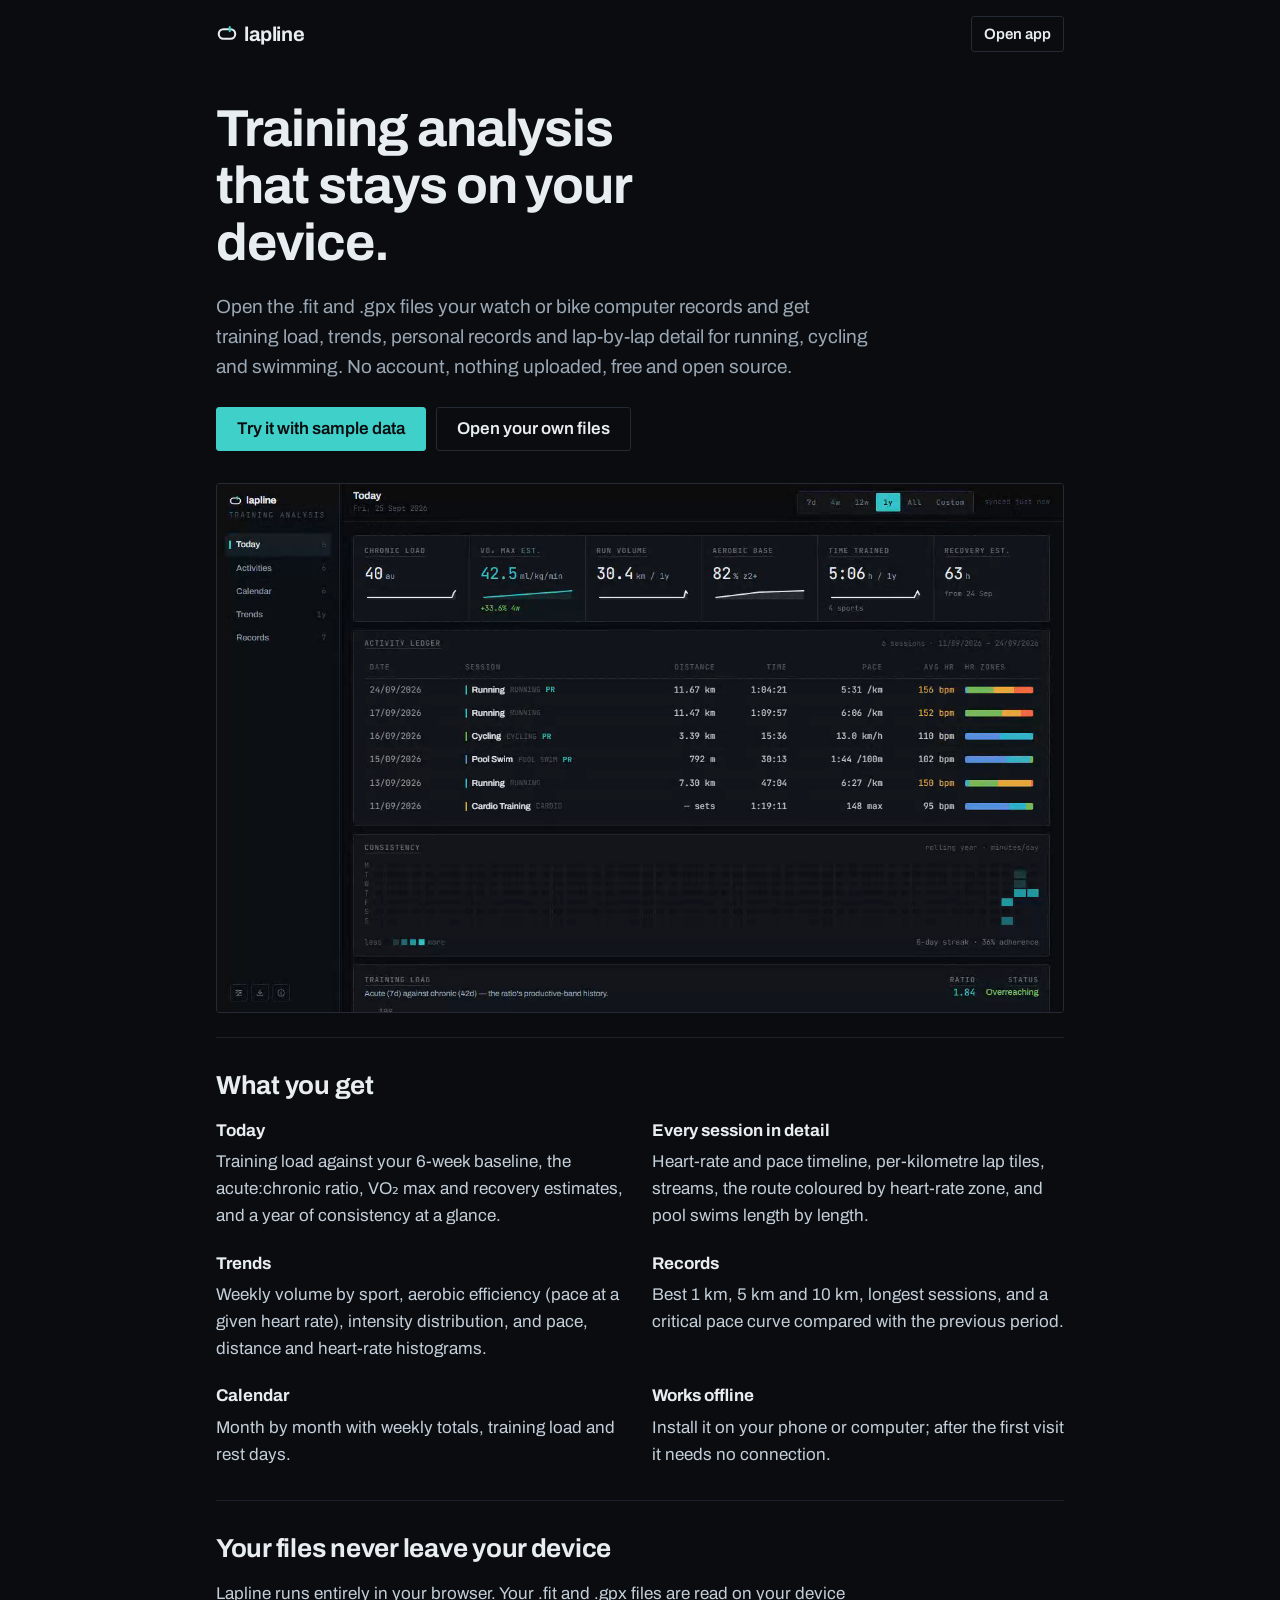
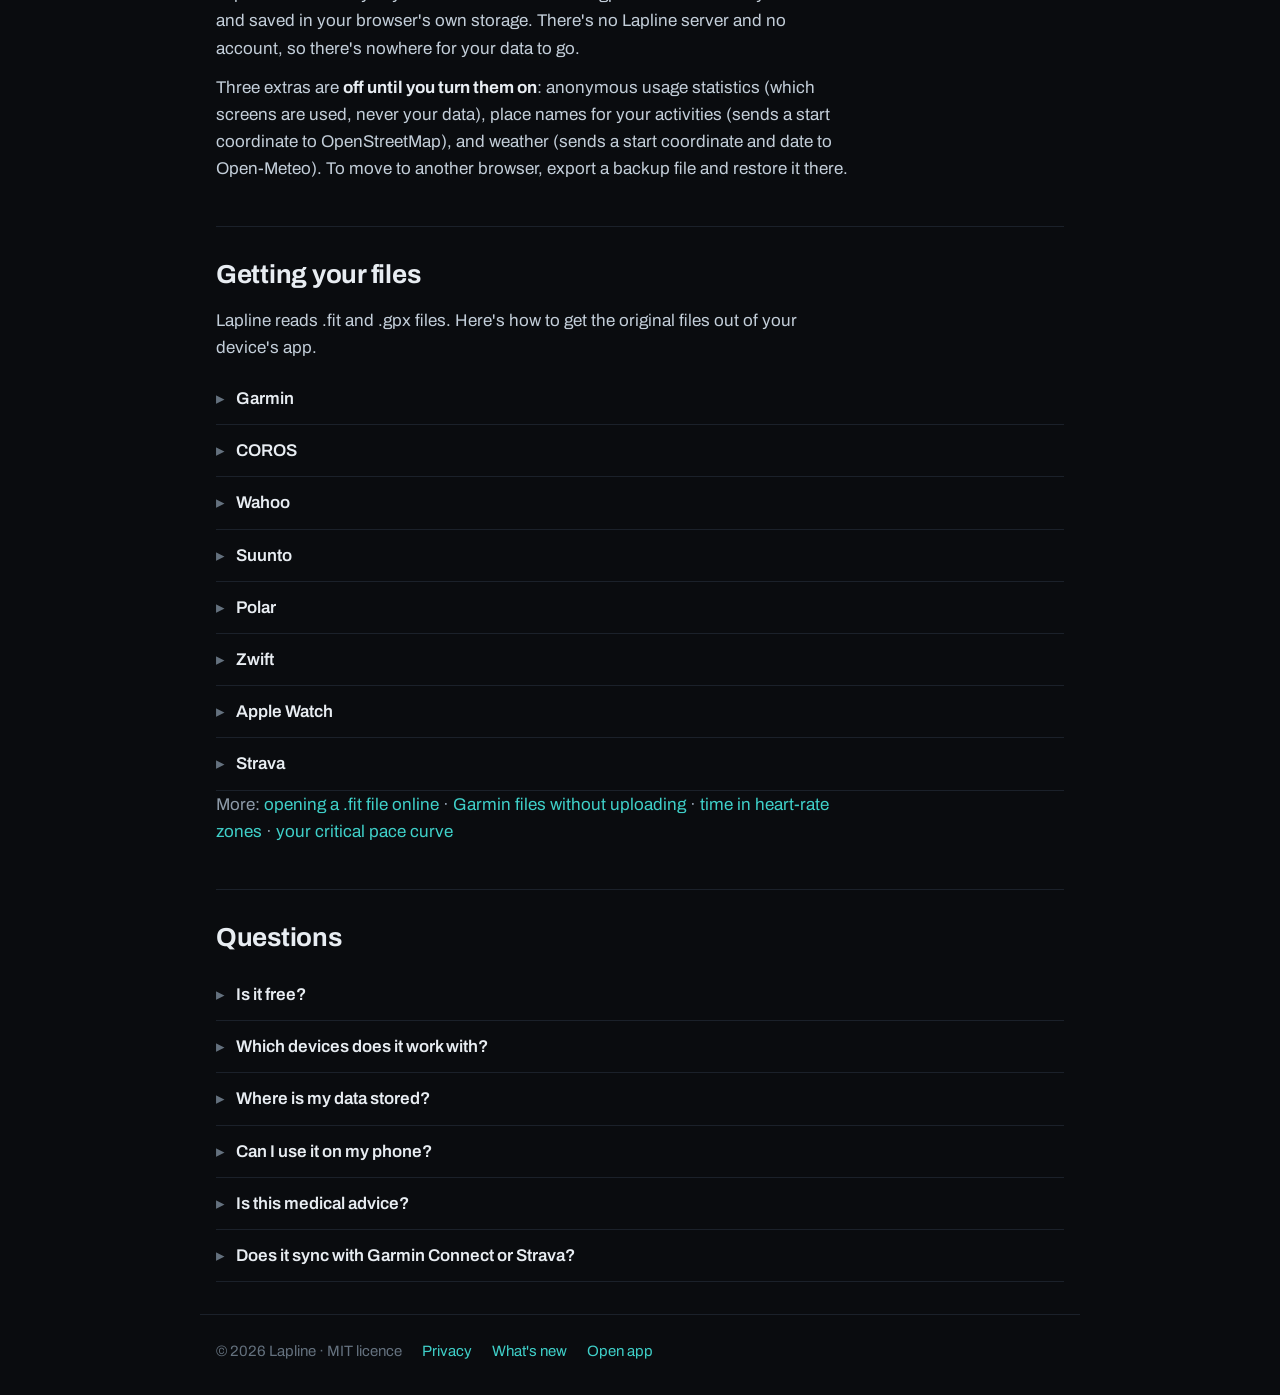
<file: index.html>
<!DOCTYPE html>
<html lang="en">
  <head>
    <meta charset="UTF-8" />
    <meta name="viewport" content="width=device-width, initial-scale=1.0, viewport-fit=cover" />
    <title>Lapline: training analysis that stays on your device</title>
    <meta name="theme-color" content="#0a0c0f" />
    <meta name="description" content="Open the .fit and .gpx files from your Garmin, COROS, Wahoo, Suunto, Polar or Apple Watch and get training load, trends, records and lap-by-lap detail. Free, open source, no account, and your files never leave your device." />
    <link rel="icon" type="image/svg+xml" href="/icons/favicon.svg" />
    <link rel="icon" type="image/png" sizes="32x32" href="/icons/favicon-32.png" />
    <link rel="apple-touch-icon" href="/icons/apple-touch-icon.png" />
    <link rel="manifest" href="/manifest.webmanifest" />
    <meta property="og:title" content="Lapline: training analysis that stays on your device" />
    <meta property="og:description" content="Training load, trends, records and lap detail from your .fit and .gpx files. Free, open source, nothing uploaded." />
    <meta property="og:image" content="/landing/screenshot.png" />
    <script>
      // People who use the app go straight to it: the installed app (older
      // installs start here), old #/ links, and anyone with Lapline data in
      // this browser. ?home shows this page anyway.
      (function () {
        if (new URLSearchParams(location.search).has('home')) return;
        var go = function () { location.replace('/app/' + location.hash); };
        if (/^#\//.test(location.hash) || matchMedia('(display-mode: standalone)').matches || navigator.standalone) return go();
        if (!window.indexedDB || !indexedDB.databases) return;
        var root = document.documentElement;
        root.style.visibility = 'hidden';
        var show = function () { root.style.visibility = ''; };
        setTimeout(show, 800);
        indexedDB.databases().then(function (dbs) {
          if (dbs.some(function (d) { return d.name === 'HealthTracker'; })) go();
          else show();
        }, show);
      })();
    </script>
    <script type="module" crossorigin src="/assets/import-guides-5HExj61p.js"></script>
    <script type="module" crossorigin src="/assets/main-B8eptAsD.js"></script>
    <link rel="stylesheet" crossorigin href="/assets/main-ahmoyQV7.css">
  </head>
  <body>
    <header class="l-top">
      <a class="l-brand" href="/?home" aria-label="Lapline home">
        <svg width="22" height="22" viewBox="0 0 64 64" aria-hidden="true">
          <rect x="8" y="18" width="48" height="28" rx="14" fill="none" stroke="currentColor" stroke-width="6" />
          <line x1="40" y1="12" x2="40" y2="24" stroke="var(--accent)" stroke-width="6" stroke-linecap="round" />
        </svg>
        lapline
      </a>
      <a class="l-btn l-btn-quiet" href="/app/">Open app</a>
    </header>

    <main>
      <section class="l-hero">
        <h1>Training analysis that stays on your device.</h1>
        <p class="l-lede">
          Open the .fit and .gpx files your watch or bike computer records and get training load, trends,
          personal records and lap-by-lap detail for running, cycling and swimming. No account, nothing
          uploaded, free and open source.
        </p>
        <div class="l-actions">
          <a class="l-btn l-btn-primary" href="/app/?sample=1">Try it with sample data</a>
          <a class="l-btn" href="/app/">Open your own files</a>
        </div>
        <figure class="l-shot">
          <!-- The tour video is attached by src/landing/main.ts after the page
               has loaded, and only where WebM plays; otherwise this still stays. -->
          <img class="l-video" src="/landing/screenshot.png" alt="Lapline showing a run: headline numbers, a heart-rate and pace timeline, and lap tiles" />
        </figure>
      </section>

      <section class="l-section" aria-labelledby="what">
        <h2 id="what">What you get</h2>
        <ul class="l-features">
          <li><strong>Today</strong> Training load against your 6-week baseline, the acute:chronic ratio, VO₂ max and recovery estimates, and a year of consistency at a glance.</li>
          <li><strong>Every session in detail</strong> Heart-rate and pace timeline, per-kilometre lap tiles, streams, the route coloured by heart-rate zone, and pool swims length by length.</li>
          <li><strong>Trends</strong> Weekly volume by sport, aerobic efficiency (pace at a given heart rate), intensity distribution, and pace, distance and heart-rate histograms.</li>
          <li><strong>Records</strong> Best 1 km, 5 km and 10 km, longest sessions, and a critical pace curve compared with the previous period.</li>
          <li><strong>Calendar</strong> Month by month with weekly totals, training load and rest days.</li>
          <li><strong>Works offline</strong> Install it on your phone or computer; after the first visit it needs no connection.</li>
        </ul>
      </section>

      <section class="l-section" aria-labelledby="privacy">
        <h2 id="privacy">Your files never leave your device</h2>
        <p>
          Lapline runs entirely in your browser. Your .fit and .gpx files are read on your device and saved in your
          browser's own storage. There's no Lapline server and no account, so there's nowhere for your data to go.
        </p>
        <p>
          Three extras are <strong>off until you turn them on</strong>: anonymous usage statistics (which screens are used,
          never your data), place names for your activities (sends a start coordinate to OpenStreetMap), and weather (sends
          a start coordinate and date to Open-Meteo). To move to another browser, export a backup file and restore it there.
        </p>
      </section>

      <section class="l-section" aria-labelledby="guides">
        <h2 id="guides">Getting your files</h2>
        <p>Lapline reads .fit and .gpx files. Here's how to get the original files out of your device's app.</p>
        <div id="import-guides" class="l-guides"></div>
        <p class="l-more">
          More: <a href="/guides/open-fit-file/">opening a .fit file online</a> ·
          <a href="/guides/garmin-fit-file-without-uploading/">Garmin files without uploading</a> ·
          <a href="/guides/heart-rate-zones-from-fit-file/">time in heart-rate zones</a> ·
          <a href="/guides/critical-pace/">your critical pace curve</a>
        </p>
        <noscript><p>Open the app's Import dialog for step-by-step guides for each device.</p></noscript>
      </section>

      <section class="l-section" aria-labelledby="faq">
        <h2 id="faq">Questions</h2>
        <details class="l-faq">
          <summary>Is it free?</summary>
          <p>Yes. Lapline is free and open source under the MIT licence. There's no paid tier and nothing to sign up for.</p>
        </details>
        <details class="l-faq">
          <summary>Which devices does it work with?</summary>
          <p>Anything that records .fit or .gpx files: Garmin, COROS, Wahoo, Suunto, Polar, Zwift, bike computers, and Apple Watch through an export app such as HealthFit. .tcx files aren't supported yet.</p>
        </details>
        <details class="l-faq">
          <summary>Where is my data stored?</summary>
          <p>In your browser, on your device. Each browser keeps its own copy, so a different browser or computer starts empty: use Settings → Backup to export everything as one file and restore it there. Clearing your browser's data for this site deletes it.</p>
        </details>
        <details class="l-faq">
          <summary>Can I use it on my phone?</summary>
          <p>Yes. Open Lapline in your phone's browser and add it to your Home Screen. On iPhone and iPad this also matters for your data: Safari deletes a website's saved data after 7 days without a visit unless it's installed.</p>
        </details>
        <details class="l-faq">
          <summary>Is this medical advice?</summary>
          <p>No. VO₂ max, training effect, recovery time and training load are estimates for training guidance. They can be wrong and can't diagnose anything. If you have a health condition, talk to a doctor before changing your training.</p>
        </details>
        <details class="l-faq">
          <summary>Does it sync with Garmin Connect or Strava?</summary>
          <p>No, on purpose: syncing needs a server and an account. You bring the files. In Chrome or Edge on a computer you can also connect a Garmin watch's USB folder once and re-sync it with one click.</p>
        </details>
      </section>
    </main>

    <footer class="l-foot">
      <span>© 2026 Lapline · MIT licence</span>
      <a href="/?home#privacy">Privacy</a>
      <a href="/changelog/">What's new</a>
      <a href="/app/">Open app</a>
    </footer>

  </body>
</html>
</file>
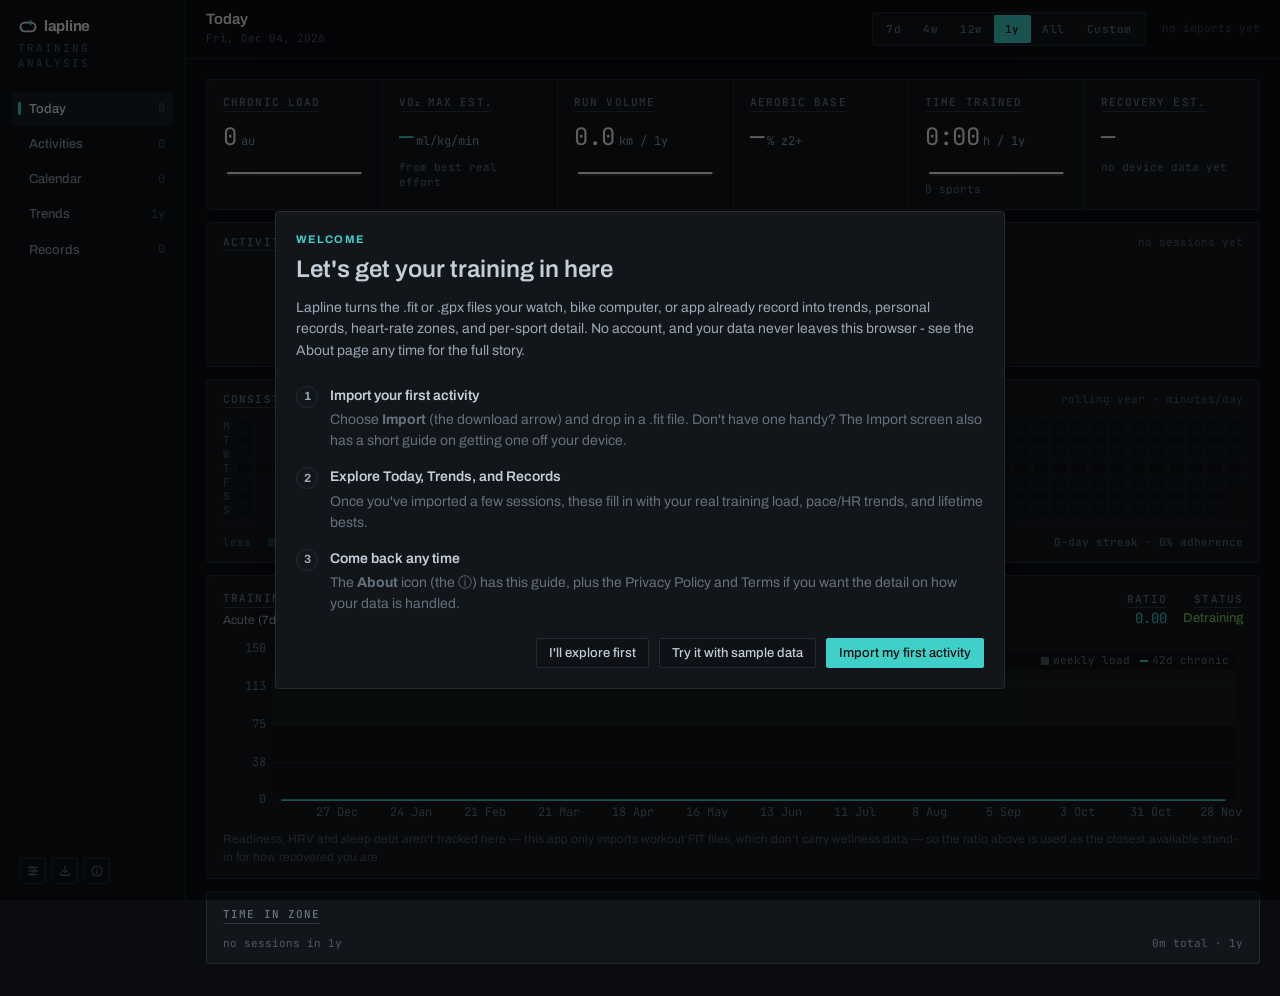
<file: app/index.html>
<!DOCTYPE html>
<html lang="en">
  <head>
    <meta charset="UTF-8" />
    <meta name="viewport" content="width=device-width, initial-scale=1.0, viewport-fit=cover" />
    <title>Lapline</title>
    <meta name="theme-color" content="#0a0c0f" />
    <meta name="description" content="Training analysis that stays on your device. Drop in the .fit and .gpx files your watch or bike computer records: no account, nothing uploaded." />
    <link rel="icon" type="image/svg+xml" href="/icons/favicon.svg" />
    <link rel="icon" type="image/png" sizes="32x32" href="/icons/favicon-32.png" />
    <!-- Home-screen install on iOS: run full-screen with the status bar drawn
         over the app (the header pads itself by env(safe-area-inset-top)). -->
    <meta name="mobile-web-app-capable" content="yes" />
    <meta name="apple-mobile-web-app-capable" content="yes" />
    <meta name="apple-mobile-web-app-status-bar-style" content="black-translucent" />
    <meta name="apple-mobile-web-app-title" content="Lapline" />
    <meta name="format-detection" content="telephone=no" />
    <link rel="apple-touch-icon" href="/icons/apple-touch-icon.png" />
    <link rel="manifest" href="/manifest.webmanifest" />
    <script type="module" crossorigin src="/assets/app-BPnWvNQd.js"></script>
    <link rel="modulepreload" crossorigin href="/assets/import-guides-5HExj61p.js">
    <link rel="stylesheet" crossorigin href="/assets/app-CwNHDujG.css">
  </head>
  <body>
  </body>
</html>
</file>
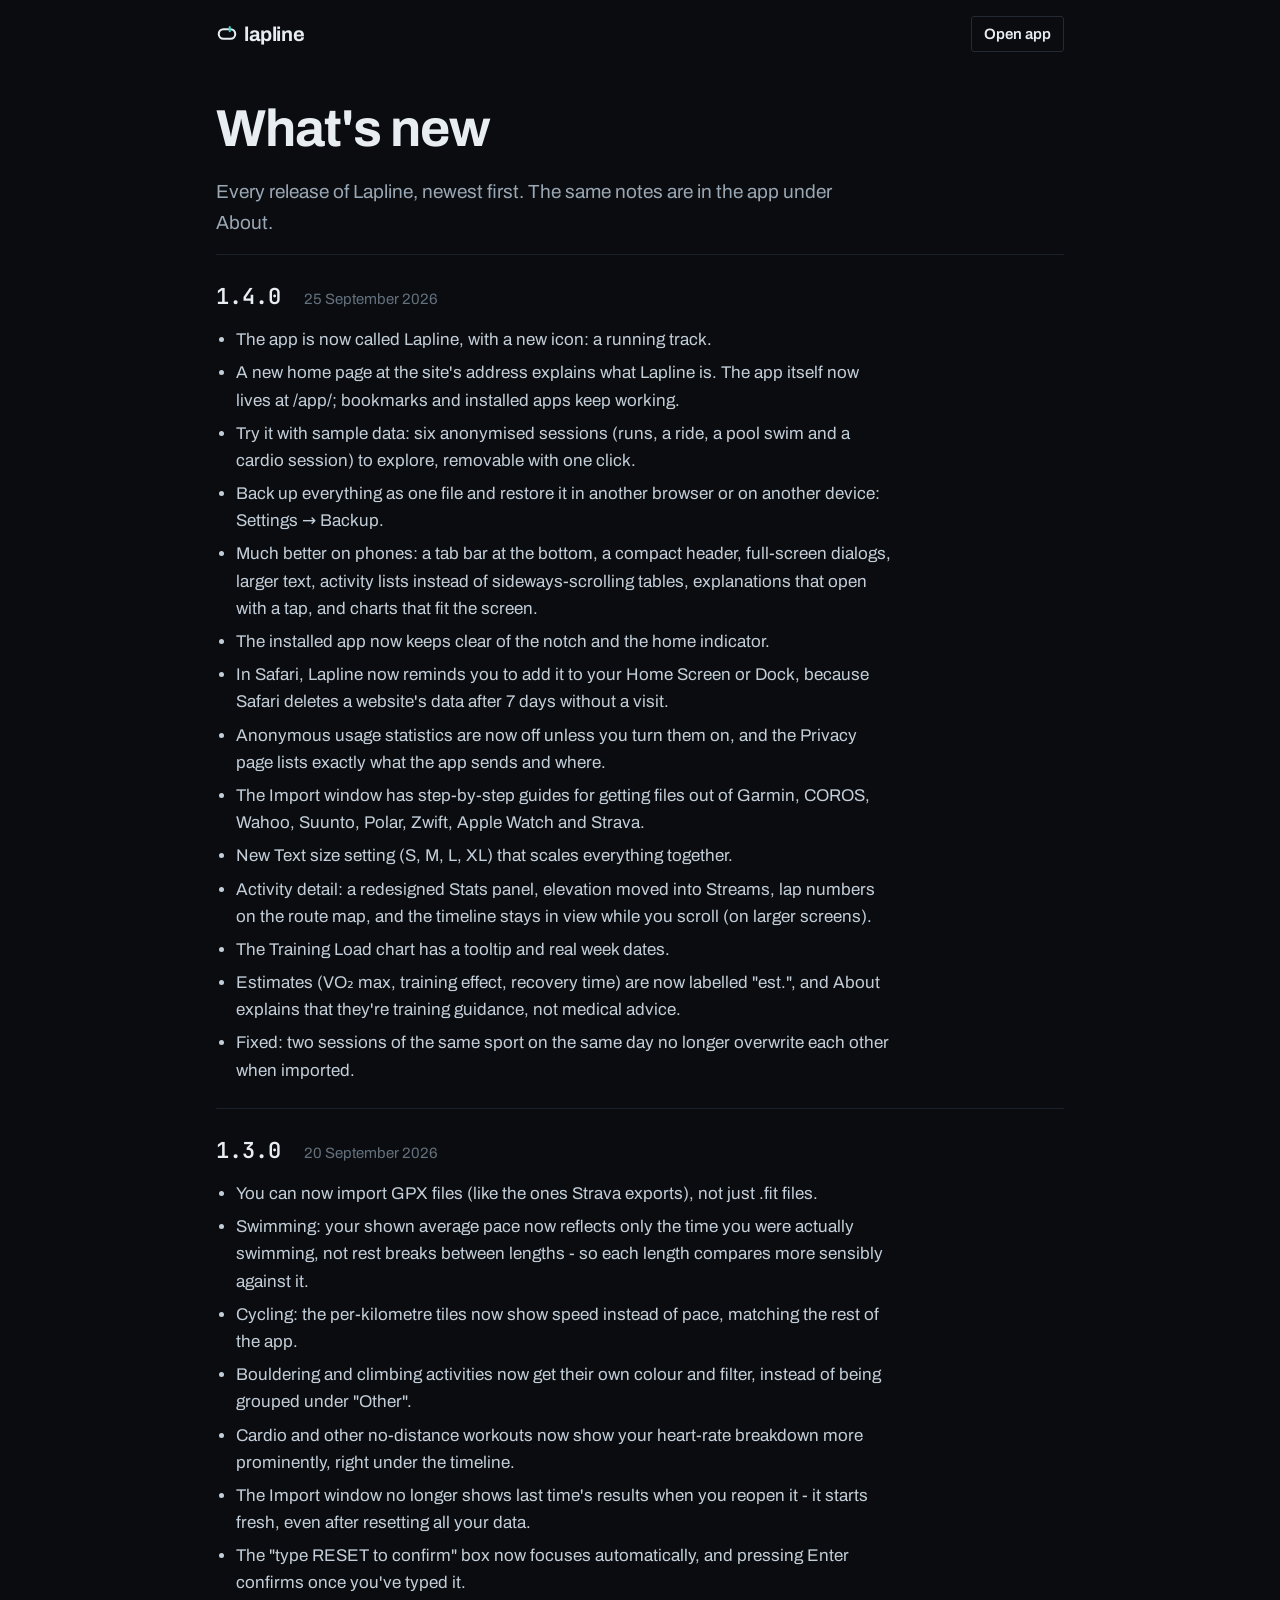
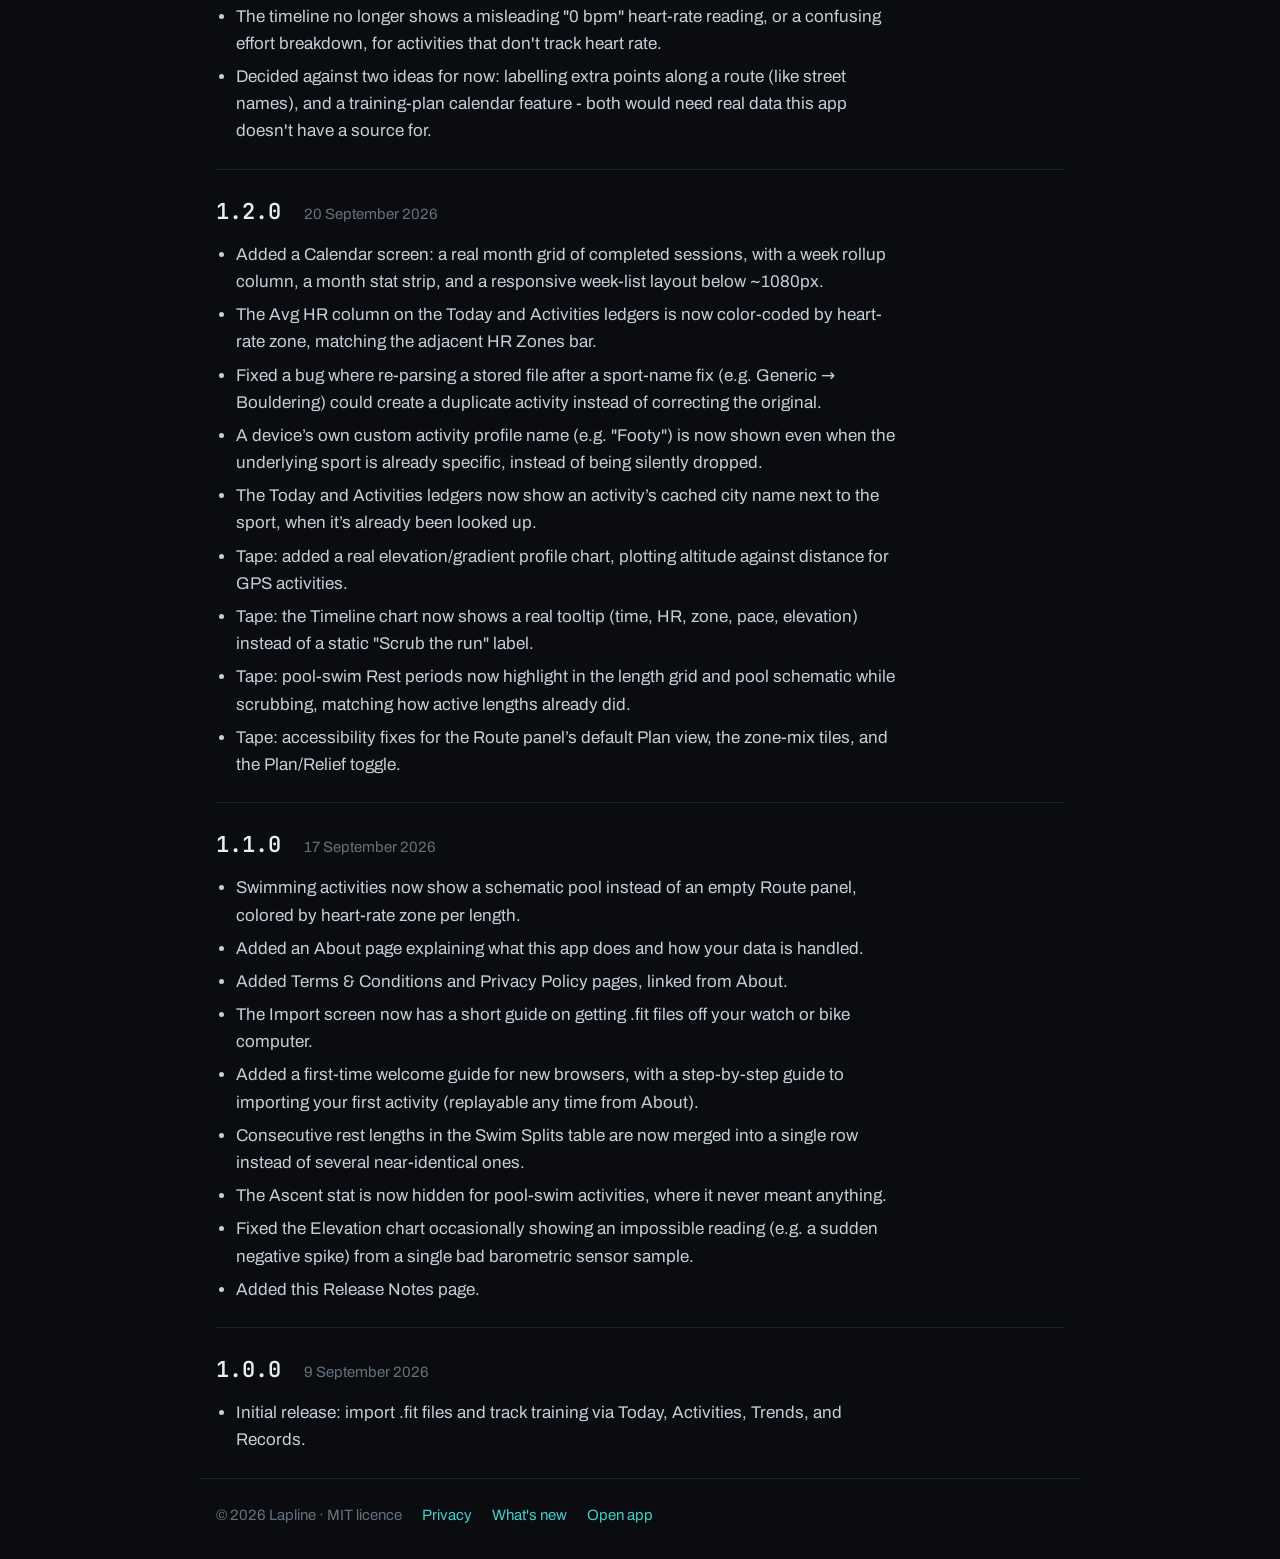
<file: changelog/index.html>
<!DOCTYPE html>
<html lang="en">
  <head>
    <meta charset="UTF-8" />
    <meta name="viewport" content="width=device-width, initial-scale=1.0, viewport-fit=cover" />
    <title>What's new in Lapline</title>
    <meta name="theme-color" content="#0a0c0f" />
    <meta name="description" content="Every Lapline release: what changed and when." />
    <link rel="icon" type="image/svg+xml" href="/icons/favicon.svg" />
    <link rel="icon" type="image/png" sizes="32x32" href="/icons/favicon-32.png" />
    <script type="module" crossorigin src="/assets/import-guides-5HExj61p.js"></script>
    <script type="module" crossorigin src="/assets/main-B8eptAsD.js"></script>
    <link rel="stylesheet" crossorigin href="/assets/main-ahmoyQV7.css">
  </head>
  <body>
    <header class="l-top">
      <a class="l-brand" href="/?home" aria-label="Lapline home">
        <svg width="22" height="22" viewBox="0 0 64 64" aria-hidden="true">
          <rect x="8" y="18" width="48" height="28" rx="14" fill="none" stroke="currentColor" stroke-width="6" />
          <line x1="40" y1="12" x2="40" y2="24" stroke="var(--accent)" stroke-width="6" stroke-linecap="round" />
        </svg>
        lapline
      </a>
      <a class="l-btn l-btn-quiet" href="/app/">Open app</a>
    </header>

    <main>
      <section class="l-hero l-hero-small">
        <h1>What's new</h1>
        <p class="l-lede">Every release of Lapline, newest first. The same notes are in the app under About.</p>
      </section>
      <section class="l-release" id="v1.4.0">
  <h2>1.4.0 <span class="l-release-date">25 September 2026</span></h2>
  <ul>
    <li>The app is now called Lapline, with a new icon: a running track.</li>
    <li>A new home page at the site's address explains what Lapline is. The app itself now lives at /app/; bookmarks and installed apps keep working.</li>
    <li>Try it with sample data: six anonymised sessions (runs, a ride, a pool swim and a cardio session) to explore, removable with one click.</li>
    <li>Back up everything as one file and restore it in another browser or on another device: Settings → Backup.</li>
    <li>Much better on phones: a tab bar at the bottom, a compact header, full-screen dialogs, larger text, activity lists instead of sideways-scrolling tables, explanations that open with a tap, and charts that fit the screen.</li>
    <li>The installed app now keeps clear of the notch and the home indicator.</li>
    <li>In Safari, Lapline now reminds you to add it to your Home Screen or Dock, because Safari deletes a website's data after 7 days without a visit.</li>
    <li>Anonymous usage statistics are now off unless you turn them on, and the Privacy page lists exactly what the app sends and where.</li>
    <li>The Import window has step-by-step guides for getting files out of Garmin, COROS, Wahoo, Suunto, Polar, Zwift, Apple Watch and Strava.</li>
    <li>New Text size setting (S, M, L, XL) that scales everything together.</li>
    <li>Activity detail: a redesigned Stats panel, elevation moved into Streams, lap numbers on the route map, and the timeline stays in view while you scroll (on larger screens).</li>
    <li>The Training Load chart has a tooltip and real week dates.</li>
    <li>Estimates (VO₂ max, training effect, recovery time) are now labelled &quot;est.&quot;, and About explains that they're training guidance, not medical advice.</li>
    <li>Fixed: two sessions of the same sport on the same day no longer overwrite each other when imported.</li>
  </ul>
</section>
<section class="l-release" id="v1.3.0">
  <h2>1.3.0 <span class="l-release-date">20 September 2026</span></h2>
  <ul>
    <li>You can now import GPX files (like the ones Strava exports), not just .fit files.</li>
    <li>Swimming: your shown average pace now reflects only the time you were actually swimming, not rest breaks between lengths - so each length compares more sensibly against it.</li>
    <li>Cycling: the per-kilometre tiles now show speed instead of pace, matching the rest of the app.</li>
    <li>Bouldering and climbing activities now get their own colour and filter, instead of being grouped under &quot;Other&quot;.</li>
    <li>Cardio and other no-distance workouts now show your heart-rate breakdown more prominently, right under the timeline.</li>
    <li>The Import window no longer shows last time's results when you reopen it - it starts fresh, even after resetting all your data.</li>
    <li>The &quot;type RESET to confirm&quot; box now focuses automatically, and pressing Enter confirms once you've typed it.</li>
    <li>The timeline no longer shows a misleading &quot;0 bpm&quot; heart-rate reading, or a confusing effort breakdown, for activities that don't track heart rate.</li>
    <li>Decided against two ideas for now: labelling extra points along a route (like street names), and a training-plan calendar feature - both would need real data this app doesn't have a source for.</li>
  </ul>
</section>
<section class="l-release" id="v1.2.0">
  <h2>1.2.0 <span class="l-release-date">20 September 2026</span></h2>
  <ul>
    <li>Added a Calendar screen: a real month grid of completed sessions, with a week rollup column, a month stat strip, and a responsive week-list layout below ~1080px.</li>
    <li>The Avg HR column on the Today and Activities ledgers is now color-coded by heart-rate zone, matching the adjacent HR Zones bar.</li>
    <li>Fixed a bug where re-parsing a stored file after a sport-name fix (e.g. Generic → Bouldering) could create a duplicate activity instead of correcting the original.</li>
    <li>A device’s own custom activity profile name (e.g. &quot;Footy&quot;) is now shown even when the underlying sport is already specific, instead of being silently dropped.</li>
    <li>The Today and Activities ledgers now show an activity’s cached city name next to the sport, when it’s already been looked up.</li>
    <li>Tape: added a real elevation/gradient profile chart, plotting altitude against distance for GPS activities.</li>
    <li>Tape: the Timeline chart now shows a real tooltip (time, HR, zone, pace, elevation) instead of a static &quot;Scrub the run&quot; label.</li>
    <li>Tape: pool-swim Rest periods now highlight in the length grid and pool schematic while scrubbing, matching how active lengths already did.</li>
    <li>Tape: accessibility fixes for the Route panel’s default Plan view, the zone-mix tiles, and the Plan/Relief toggle.</li>
  </ul>
</section>
<section class="l-release" id="v1.1.0">
  <h2>1.1.0 <span class="l-release-date">17 September 2026</span></h2>
  <ul>
    <li>Swimming activities now show a schematic pool instead of an empty Route panel, colored by heart-rate zone per length.</li>
    <li>Added an About page explaining what this app does and how your data is handled.</li>
    <li>Added Terms &amp; Conditions and Privacy Policy pages, linked from About.</li>
    <li>The Import screen now has a short guide on getting .fit files off your watch or bike computer.</li>
    <li>Added a first-time welcome guide for new browsers, with a step-by-step guide to importing your first activity (replayable any time from About).</li>
    <li>Consecutive rest lengths in the Swim Splits table are now merged into a single row instead of several near-identical ones.</li>
    <li>The Ascent stat is now hidden for pool-swim activities, where it never meant anything.</li>
    <li>Fixed the Elevation chart occasionally showing an impossible reading (e.g. a sudden negative spike) from a single bad barometric sensor sample.</li>
    <li>Added this Release Notes page.</li>
  </ul>
</section>
<section class="l-release" id="v1.0.0">
  <h2>1.0.0 <span class="l-release-date">9 September 2026</span></h2>
  <ul>
    <li>Initial release: import .fit files and track training via Today, Activities, Trends, and Records.</li>
  </ul>
</section>
    </main>

    <footer class="l-foot">
      <span>© 2026 Lapline · MIT licence</span>
      <a href="/?home#privacy">Privacy</a>
      <a href="/changelog/">What's new</a>
      <a href="/app/">Open app</a>
    </footer>

  </body>
</html>
</file>
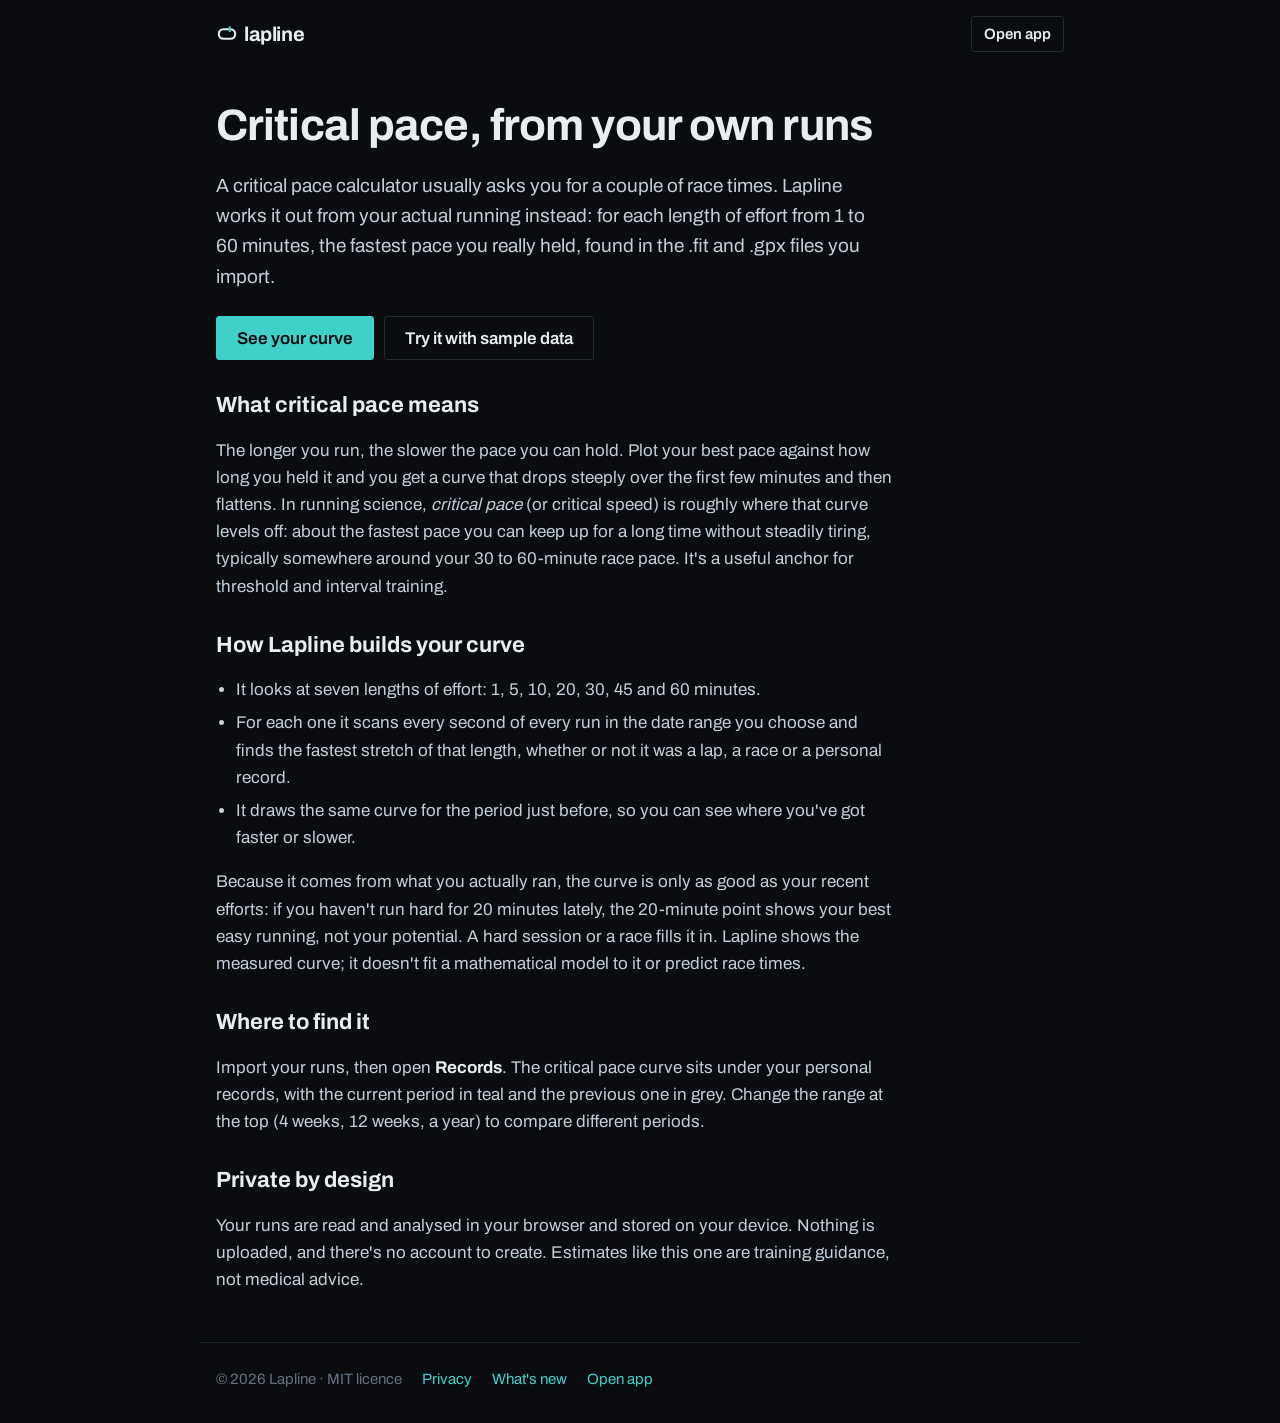
<file: guides/critical-pace/index.html>
<!DOCTYPE html>
<html lang="en">
  <head>
    <meta charset="UTF-8" />
    <meta name="viewport" content="width=device-width, initial-scale=1.0, viewport-fit=cover" />
    <title>Critical pace curve from your own runs | Lapline</title>
    <meta name="theme-color" content="#0a0c0f" />
    <meta name="description" content="Your fastest pace for 1 to 60 minutes, worked out from every second of your real runs rather than typed-in race times, and compared with the period before. Free and private." />
    <link rel="canonical" href="https://lapline.app/guides/critical-pace/" />
    <link rel="icon" type="image/svg+xml" href="/icons/favicon.svg" />
    <link rel="icon" type="image/png" sizes="32x32" href="/icons/favicon-32.png" />
    <script type="module" crossorigin src="/assets/import-guides-5HExj61p.js"></script>
    <script type="module" crossorigin src="/assets/main-B8eptAsD.js"></script>
    <link rel="stylesheet" crossorigin href="/assets/main-ahmoyQV7.css">
  </head>
  <body>
    <header class="l-top">
      <a class="l-brand" href="/?home" aria-label="Lapline home">
        <svg width="22" height="22" viewBox="0 0 64 64" aria-hidden="true">
          <rect x="8" y="18" width="48" height="28" rx="14" fill="none" stroke="currentColor" stroke-width="6" />
          <line x1="40" y1="12" x2="40" y2="24" stroke="var(--accent)" stroke-width="6" stroke-linecap="round" />
        </svg>
        lapline
      </a>
      <a class="l-btn l-btn-quiet" href="/app/">Open app</a>
    </header>

    <main>
      <article class="l-article">
        <h1>Critical pace, from your own runs</h1>
        <p class="l-lede">
          A critical pace calculator usually asks you for a couple of race times. Lapline works it out from your
          actual running instead: for each length of effort from 1 to 60 minutes, the fastest pace you really held,
          found in the .fit and .gpx files you import.
        </p>
        <div class="l-actions">
          <a class="l-btn l-btn-primary" href="/app/#/records">See your curve</a>
          <a class="l-btn" href="/app/?sample=1">Try it with sample data</a>
        </div>

        <h2>What critical pace means</h2>
        <p>
          The longer you run, the slower the pace you can hold. Plot your best pace against how long you held it and
          you get a curve that drops steeply over the first few minutes and then flattens. In running science,
          <em>critical pace</em> (or critical speed) is roughly where that curve levels off: about the fastest pace
          you can keep up for a long time without steadily tiring, typically somewhere around your 30 to 60-minute
          race pace. It's a useful anchor for threshold and interval training.
        </p>

        <h2>How Lapline builds your curve</h2>
        <ul>
          <li>It looks at seven lengths of effort: 1, 5, 10, 20, 30, 45 and 60 minutes.</li>
          <li>For each one it scans every second of every run in the date range you choose and finds the fastest stretch of that length, whether or not it was a lap, a race or a personal record.</li>
          <li>It draws the same curve for the period just before, so you can see where you've got faster or slower.</li>
        </ul>
        <p>
          Because it comes from what you actually ran, the curve is only as good as your recent efforts: if you haven't
          run hard for 20 minutes lately, the 20-minute point shows your best easy running, not your potential. A
          hard session or a race fills it in. Lapline shows the measured curve; it doesn't fit a mathematical model
          to it or predict race times.
        </p>

        <h2>Where to find it</h2>
        <p>
          Import your runs, then open <strong>Records</strong>. The critical pace curve sits under your personal
          records, with the current period in teal and the previous one in grey. Change the range at the top (4 weeks,
          12 weeks, a year) to compare different periods.
        </p>

        <h2>Private by design</h2>
        <p>
          Your runs are read and analysed in your browser and stored on your device. Nothing is uploaded, and there's no
          account to create. Estimates like this one are training guidance, not medical advice.
        </p>
      </article>
    </main>

    <footer class="l-foot">
      <span>© 2026 Lapline · MIT licence</span>
      <a href="/?home#privacy">Privacy</a>
      <a href="/changelog/">What's new</a>
      <a href="/app/">Open app</a>
    </footer>

  </body>
</html>
</file>
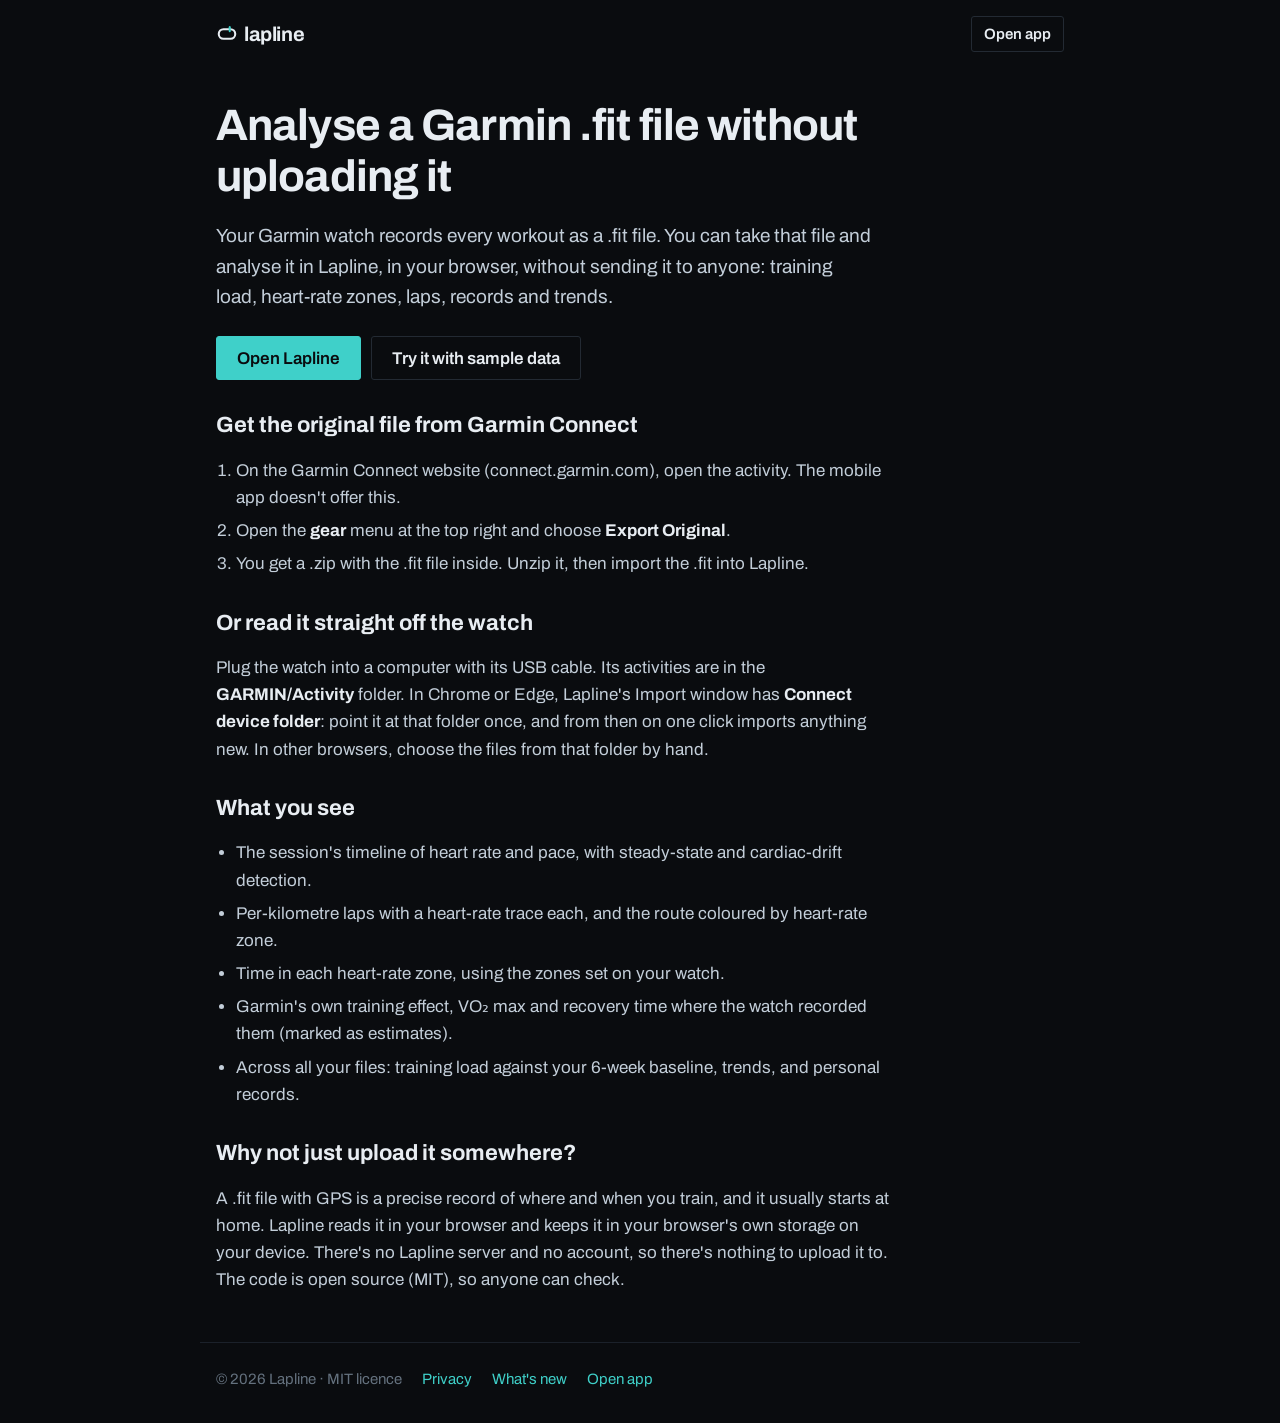
<file: guides/garmin-fit-file-without-uploading/index.html>
<!DOCTYPE html>
<html lang="en">
  <head>
    <meta charset="UTF-8" />
    <meta name="viewport" content="width=device-width, initial-scale=1.0, viewport-fit=cover" />
    <title>Analyse a Garmin .fit file without uploading it | Lapline</title>
    <meta name="theme-color" content="#0a0c0f" />
    <meta name="description" content="Get the original .fit file from Garmin Connect or straight off your watch, and analyse it in your browser: laps, heart-rate zones, training load and records. Nothing is uploaded." />
    <link rel="canonical" href="https://lapline.app/guides/garmin-fit-file-without-uploading/" />
    <link rel="icon" type="image/svg+xml" href="/icons/favicon.svg" />
    <link rel="icon" type="image/png" sizes="32x32" href="/icons/favicon-32.png" />
    <script type="module" crossorigin src="/assets/import-guides-5HExj61p.js"></script>
    <script type="module" crossorigin src="/assets/main-B8eptAsD.js"></script>
    <link rel="stylesheet" crossorigin href="/assets/main-ahmoyQV7.css">
  </head>
  <body>
    <header class="l-top">
      <a class="l-brand" href="/?home" aria-label="Lapline home">
        <svg width="22" height="22" viewBox="0 0 64 64" aria-hidden="true">
          <rect x="8" y="18" width="48" height="28" rx="14" fill="none" stroke="currentColor" stroke-width="6" />
          <line x1="40" y1="12" x2="40" y2="24" stroke="var(--accent)" stroke-width="6" stroke-linecap="round" />
        </svg>
        lapline
      </a>
      <a class="l-btn l-btn-quiet" href="/app/">Open app</a>
    </header>

    <main>
      <article class="l-article">
        <h1>Analyse a Garmin .fit file without uploading it</h1>
        <p class="l-lede">
          Your Garmin watch records every workout as a .fit file. You can take that file and analyse it in Lapline,
          in your browser, without sending it to anyone: training load, heart-rate zones, laps, records and trends.
        </p>
        <div class="l-actions">
          <a class="l-btn l-btn-primary" href="/app/">Open Lapline</a>
          <a class="l-btn" href="/app/?sample=1">Try it with sample data</a>
        </div>

        <h2>Get the original file from Garmin Connect</h2>
        <ol>
          <li>On the Garmin Connect website (connect.garmin.com), open the activity. The mobile app doesn't offer this.</li>
          <li>Open the <strong>gear</strong> menu at the top right and choose <strong>Export Original</strong>.</li>
          <li>You get a .zip with the .fit file inside. Unzip it, then import the .fit into Lapline.</li>
        </ol>

        <h2>Or read it straight off the watch</h2>
        <p>
          Plug the watch into a computer with its USB cable. Its activities are in the <strong>GARMIN/Activity</strong>
          folder. In Chrome or Edge, Lapline's Import window has <strong>Connect device folder</strong>: point it at that
          folder once, and from then on one click imports anything new. In other browsers, choose the files from that
          folder by hand.
        </p>

        <h2>What you see</h2>
        <ul>
          <li>The session's timeline of heart rate and pace, with steady-state and cardiac-drift detection.</li>
          <li>Per-kilometre laps with a heart-rate trace each, and the route coloured by heart-rate zone.</li>
          <li>Time in each heart-rate zone, using the zones set on your watch.</li>
          <li>Garmin's own training effect, VO₂ max and recovery time where the watch recorded them (marked as estimates).</li>
          <li>Across all your files: training load against your 6-week baseline, trends, and personal records.</li>
        </ul>

        <h2>Why not just upload it somewhere?</h2>
        <p>
          A .fit file with GPS is a precise record of where and when you train, and it usually starts at home. Lapline
          reads it in your browser and keeps it in your browser's own storage on your device. There's no Lapline
          server and no account, so there's nothing to upload it to. The code is open source (MIT), so anyone can
          check.
        </p>
      </article>
    </main>

    <footer class="l-foot">
      <span>© 2026 Lapline · MIT licence</span>
      <a href="/?home#privacy">Privacy</a>
      <a href="/changelog/">What's new</a>
      <a href="/app/">Open app</a>
    </footer>

  </body>
</html>
</file>
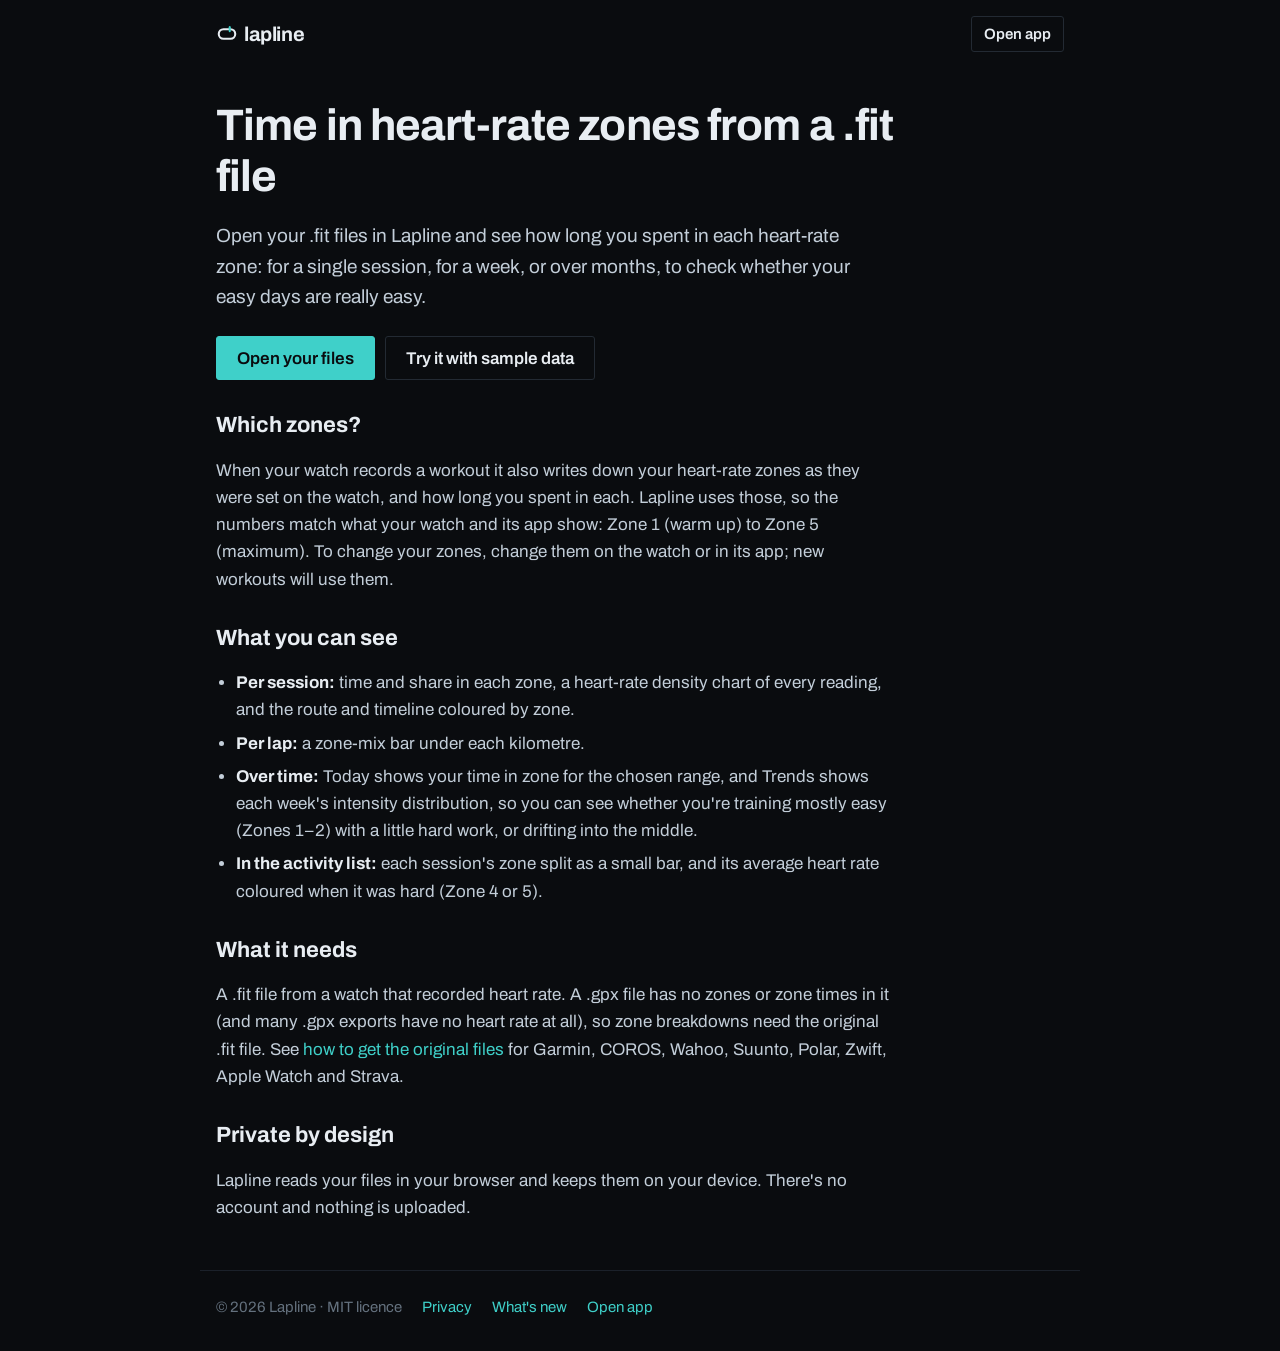
<file: guides/heart-rate-zones-from-fit-file/index.html>
<!DOCTYPE html>
<html lang="en">
  <head>
    <meta charset="UTF-8" />
    <meta name="viewport" content="width=device-width, initial-scale=1.0, viewport-fit=cover" />
    <title>Time in heart-rate zones from a .fit file | Lapline</title>
    <meta name="theme-color" content="#0a0c0f" />
    <meta name="description" content="See how long you spent in each heart-rate zone, per session and week by week, from the .fit files your watch records. In your browser, nothing uploaded." />
    <link rel="canonical" href="https://lapline.app/guides/heart-rate-zones-from-fit-file/" />
    <link rel="icon" type="image/svg+xml" href="/icons/favicon.svg" />
    <link rel="icon" type="image/png" sizes="32x32" href="/icons/favicon-32.png" />
    <script type="module" crossorigin src="/assets/import-guides-5HExj61p.js"></script>
    <script type="module" crossorigin src="/assets/main-B8eptAsD.js"></script>
    <link rel="stylesheet" crossorigin href="/assets/main-ahmoyQV7.css">
  </head>
  <body>
    <header class="l-top">
      <a class="l-brand" href="/?home" aria-label="Lapline home">
        <svg width="22" height="22" viewBox="0 0 64 64" aria-hidden="true">
          <rect x="8" y="18" width="48" height="28" rx="14" fill="none" stroke="currentColor" stroke-width="6" />
          <line x1="40" y1="12" x2="40" y2="24" stroke="var(--accent)" stroke-width="6" stroke-linecap="round" />
        </svg>
        lapline
      </a>
      <a class="l-btn l-btn-quiet" href="/app/">Open app</a>
    </header>

    <main>
      <article class="l-article">
        <h1>Time in heart-rate zones from a .fit file</h1>
        <p class="l-lede">
          Open your .fit files in Lapline and see how long you spent in each heart-rate zone: for a single session,
          for a week, or over months, to check whether your easy days are really easy.
        </p>
        <div class="l-actions">
          <a class="l-btn l-btn-primary" href="/app/">Open your files</a>
          <a class="l-btn" href="/app/?sample=1">Try it with sample data</a>
        </div>

        <h2>Which zones?</h2>
        <p>
          When your watch records a workout it also writes down your heart-rate zones as they were set on the watch,
          and how long you spent in each. Lapline uses those, so the numbers match what your watch and its app show:
          Zone 1 (warm up) to Zone 5 (maximum). To change your zones, change them on the watch or in its app; new
          workouts will use them.
        </p>

        <h2>What you can see</h2>
        <ul>
          <li><strong>Per session:</strong> time and share in each zone, a heart-rate density chart of every reading, and the route and timeline coloured by zone.</li>
          <li><strong>Per lap:</strong> a zone-mix bar under each kilometre.</li>
          <li><strong>Over time:</strong> Today shows your time in zone for the chosen range, and Trends shows each week's intensity distribution, so you can see whether you're training mostly easy (Zones 1–2) with a little hard work, or drifting into the middle.</li>
          <li><strong>In the activity list:</strong> each session's zone split as a small bar, and its average heart rate coloured when it was hard (Zone 4 or 5).</li>
        </ul>

        <h2>What it needs</h2>
        <p>
          A .fit file from a watch that recorded heart rate. A .gpx file has no zones or zone times in it (and many
          .gpx exports have no heart rate at all), so zone breakdowns need the original .fit file. See
          <a href="/?home#guides">how to get the original files</a> for Garmin, COROS, Wahoo, Suunto, Polar, Zwift,
          Apple Watch and Strava.
        </p>

        <h2>Private by design</h2>
        <p>
          Lapline reads your files in your browser and keeps them on your device. There's no account and nothing is
          uploaded.
        </p>
      </article>
    </main>

    <footer class="l-foot">
      <span>© 2026 Lapline · MIT licence</span>
      <a href="/?home#privacy">Privacy</a>
      <a href="/changelog/">What's new</a>
      <a href="/app/">Open app</a>
    </footer>

  </body>
</html>
</file>
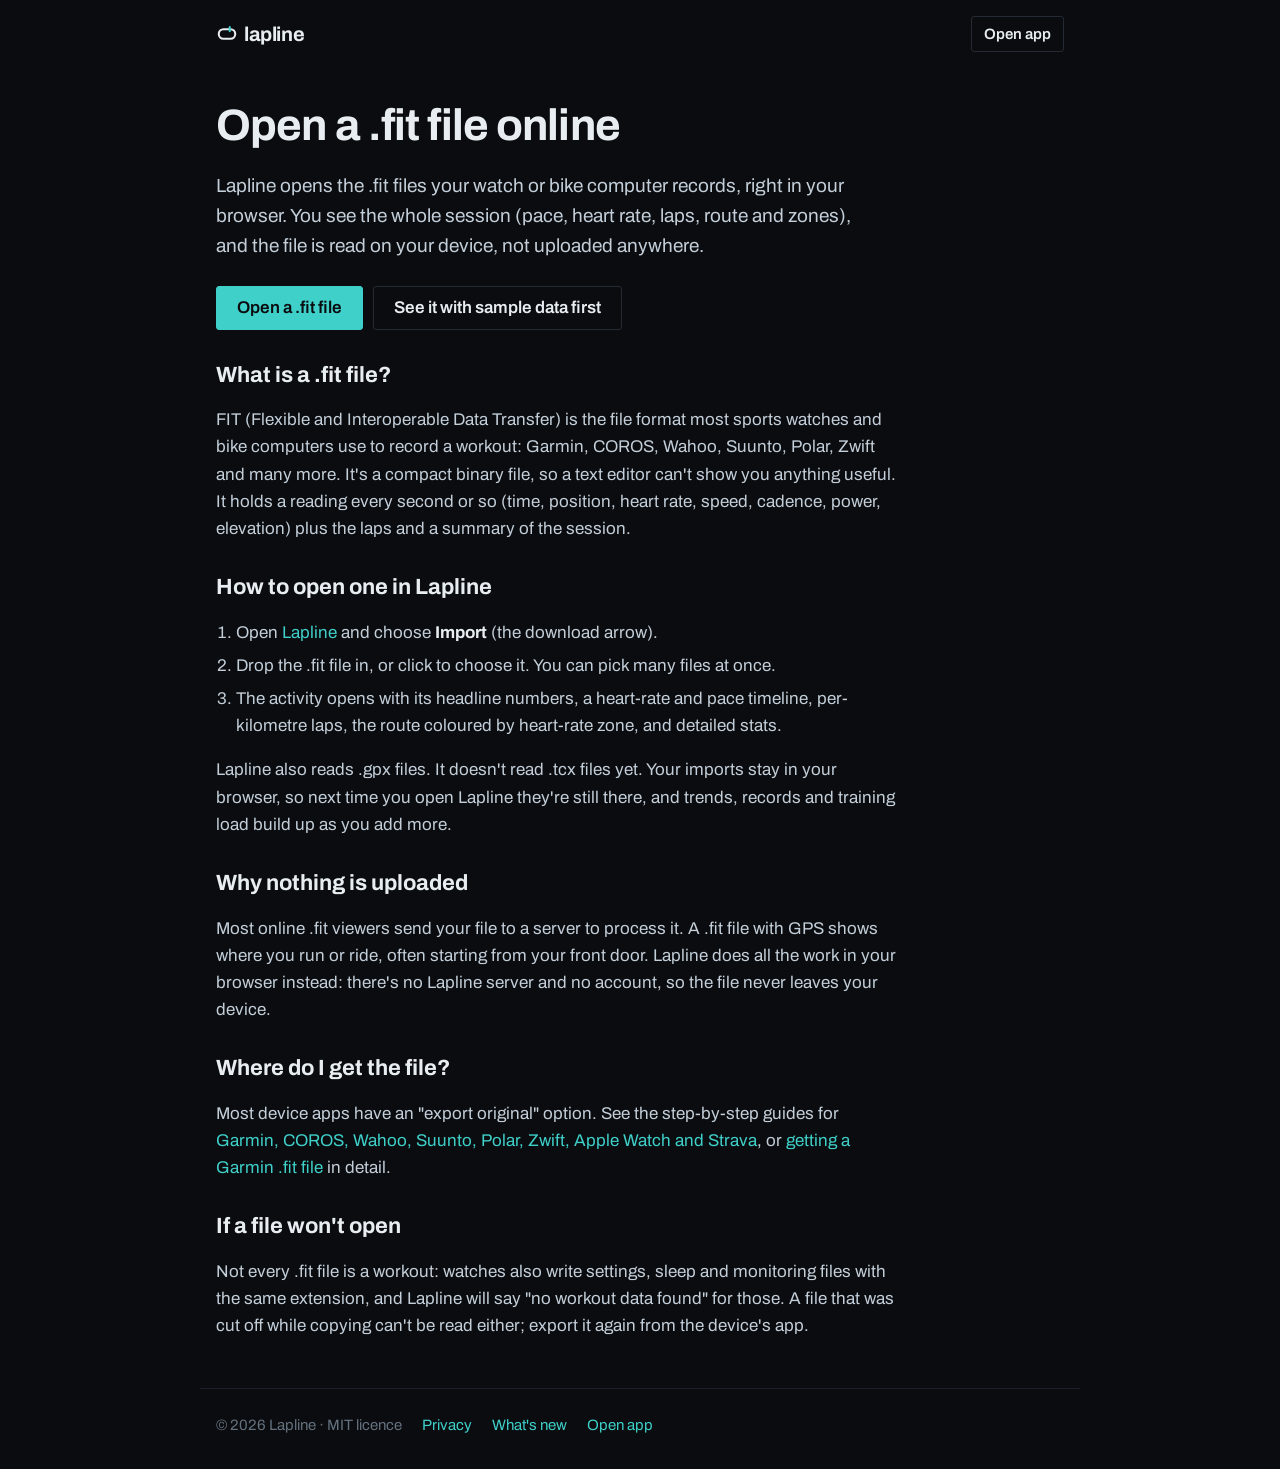
<file: guides/open-fit-file/index.html>
<!DOCTYPE html>
<html lang="en">
  <head>
    <meta charset="UTF-8" />
    <meta name="viewport" content="width=device-width, initial-scale=1.0, viewport-fit=cover" />
    <title>Open a .fit file online, without uploading it | Lapline</title>
    <meta name="theme-color" content="#0a0c0f" />
    <meta name="description" content="View a .fit file from your watch or bike computer in your browser: pace, heart rate, laps, route and zones. Free, no account, and the file never leaves your device." />
    <link rel="canonical" href="https://lapline.app/guides/open-fit-file/" />
    <link rel="icon" type="image/svg+xml" href="/icons/favicon.svg" />
    <link rel="icon" type="image/png" sizes="32x32" href="/icons/favicon-32.png" />
    <script type="module" crossorigin src="/assets/import-guides-5HExj61p.js"></script>
    <script type="module" crossorigin src="/assets/main-B8eptAsD.js"></script>
    <link rel="stylesheet" crossorigin href="/assets/main-ahmoyQV7.css">
  </head>
  <body>
    <header class="l-top">
      <a class="l-brand" href="/?home" aria-label="Lapline home">
        <svg width="22" height="22" viewBox="0 0 64 64" aria-hidden="true">
          <rect x="8" y="18" width="48" height="28" rx="14" fill="none" stroke="currentColor" stroke-width="6" />
          <line x1="40" y1="12" x2="40" y2="24" stroke="var(--accent)" stroke-width="6" stroke-linecap="round" />
        </svg>
        lapline
      </a>
      <a class="l-btn l-btn-quiet" href="/app/">Open app</a>
    </header>

    <main>
      <article class="l-article">
        <h1>Open a .fit file online</h1>
        <p class="l-lede">
          Lapline opens the .fit files your watch or bike computer records, right in your browser. You see the
          whole session (pace, heart rate, laps, route and zones), and the file is read on your device, not
          uploaded anywhere.
        </p>
        <div class="l-actions">
          <a class="l-btn l-btn-primary" href="/app/">Open a .fit file</a>
          <a class="l-btn" href="/app/?sample=1">See it with sample data first</a>
        </div>

        <h2>What is a .fit file?</h2>
        <p>
          FIT (Flexible and Interoperable Data Transfer) is the file format most sports watches and bike computers
          use to record a workout: Garmin, COROS, Wahoo, Suunto, Polar, Zwift and many more. It's a compact binary
          file, so a text editor can't show you anything useful. It holds a reading every second or so (time, position,
          heart rate, speed, cadence, power, elevation) plus the laps and a summary of the session.
        </p>

        <h2>How to open one in Lapline</h2>
        <ol>
          <li>Open <a href="/app/">Lapline</a> and choose <strong>Import</strong> (the download arrow).</li>
          <li>Drop the .fit file in, or click to choose it. You can pick many files at once.</li>
          <li>The activity opens with its headline numbers, a heart-rate and pace timeline, per-kilometre laps, the route coloured by heart-rate zone, and detailed stats.</li>
        </ol>
        <p>
          Lapline also reads .gpx files. It doesn't read .tcx files yet. Your imports stay in your browser, so next
          time you open Lapline they're still there, and trends, records and training load build up as you add more.
        </p>

        <h2>Why nothing is uploaded</h2>
        <p>
          Most online .fit viewers send your file to a server to process it. A .fit file with GPS shows where you
          run or ride, often starting from your front door. Lapline does all the work in your browser instead: there's
          no Lapline server and no account, so the file never leaves your device.
        </p>

        <h2>Where do I get the file?</h2>
        <p>
          Most device apps have an "export original" option. See the step-by-step guides for
          <a href="/?home#guides">Garmin, COROS, Wahoo, Suunto, Polar, Zwift, Apple Watch and Strava</a>, or
          <a href="/guides/garmin-fit-file-without-uploading/">getting a Garmin .fit file</a> in detail.
        </p>

        <h2>If a file won't open</h2>
        <p>
          Not every .fit file is a workout: watches also write settings, sleep and monitoring files with the same
          extension, and Lapline will say "no workout data found" for those. A file that was cut off while copying
          can't be read either; export it again from the device's app.
        </p>
      </article>
    </main>

    <footer class="l-foot">
      <span>© 2026 Lapline · MIT licence</span>
      <a href="/?home#privacy">Privacy</a>
      <a href="/changelog/">What's new</a>
      <a href="/app/">Open app</a>
    </footer>

  </body>
</html>
</file>
<file: assets/main-ahmoyQV7.css>
@font-face{font-family:Archivo;font-style:normal;font-weight:400;font-display:swap;src:url(/assets/archivo-latin-variable-E0tuGl4L.woff2) format("woff2")}@font-face{font-family:Archivo;font-style:normal;font-weight:500;font-display:swap;src:url(/assets/archivo-latin-variable-E0tuGl4L.woff2) format("woff2")}@font-face{font-family:Archivo;font-style:normal;font-weight:600;font-display:swap;src:url(/assets/archivo-latin-variable-E0tuGl4L.woff2) format("woff2")}@font-face{font-family:Archivo;font-style:normal;font-weight:700;font-display:swap;src:url(/assets/archivo-latin-variable-E0tuGl4L.woff2) format("woff2")}@font-face{font-family:JetBrains Mono;font-style:normal;font-weight:300;font-display:swap;src:url(/assets/jetbrains-mono-latin-variable-B9CIFXIH.woff2) format("woff2")}@font-face{font-family:JetBrains Mono;font-style:normal;font-weight:400;font-display:swap;src:url(/assets/jetbrains-mono-latin-variable-B9CIFXIH.woff2) format("woff2")}@font-face{font-family:JetBrains Mono;font-style:normal;font-weight:500;font-display:swap;src:url(/assets/jetbrains-mono-latin-variable-B9CIFXIH.woff2) format("woff2")}@font-face{font-family:JetBrains Mono;font-style:normal;font-weight:600;font-display:swap;src:url(/assets/jetbrains-mono-latin-variable-B9CIFXIH.woff2) format("woff2")}:root{color-scheme:dark;--bg-app: #0a0c0f;--bg-nav: #0c0f13;--bg-panel: #12161b;--bg-well: #0e1216;--bg-row-active: #151b22;--bg-row-hover: #171d25;--line-panel: #232a33;--line-soft: #1b212a;--line-row: #161c23;--line-chip: #2a3340;--radius: 3px;--radius-sm: 2px;--ink-1: #e8edf2;--ink-2: #c3ced9;--ink-3: #9aa7b4;--ink-4: #8d9aa8;--ink-5: #64717e;--ink-6: #4d5865;--ink-7: #3c4653;--accent: #3fd0c9;--accent-hover: #7ce4de;--neutral-bar: #3a4553;--neutral-bar-last: #5f6e80;--neutral-bar-alt: #38434f;--neutral-line: #4a5766;--zone-1: #5d8ee0;--zone-2: #3fc0c9;--zone-3: #7cc45a;--zone-4: #e3a53d;--zone-5: #e2603f;--sport-running: #3fd0c9;--sport-cycling: #7cc45a;--sport-pool-swim: #5d8ee0;--sport-cardio: #e3a53d;--sport-climbing: #a682e0;--sport-other: #8d9aa8;--positive: #7cc45a;--caution: #e3a53d;--alert: #e2603f;--heat-0: #0e1216;--heat-1: #1d3a3d;--heat-2: #237076;--heat-3: #2ba3a2;--heat-4: #3fd0c9;--text-scale: 1;--fs-xs: calc(11px * var(--text-scale));--fs-sm: calc(12px * var(--text-scale));--fs-base: calc(13px * var(--text-scale));--fs-md: calc(14px * var(--text-scale));--fs-lg: calc(15px * var(--text-scale));--fs-xl: calc(20px * var(--text-scale));--fs-2xl: calc(24px * var(--text-scale));--fs-3xl: calc(32px * var(--text-scale));--fs-display: calc(76px * var(--text-scale));--fw-regular: 400;--fw-medium: 500;--fw-semibold: 600;--fw-bold: 700;--tracking-tight: -.02em;--tracking-wide: .05em;--tracking-caps: .1em;--tracking-wider: .18em;--space-1: 2px;--space-2: 4px;--space-3: 6px;--space-4: 8px;--space-5: 10px;--space-6: 12px;--space-7: 16px;--space-8: 20px;--space-9: 24px;--space-10: 32px;--control-h: 30px;--control-h-sm: 26px;--font-sans: "Archivo", ui-sans-serif, system-ui, -apple-system, sans-serif;--font-mono: "JetBrains Mono", ui-monospace, "SF Mono", "Cascadia Mono", "Consolas", monospace;--header-height: 62px;--page: var(--bg-app);--surface: var(--bg-panel);--surface-sunken: var(--bg-well);--ink: var(--ink-1);--ink-secondary: var(--ink-3);--ink-muted: var(--ink-5);--border: var(--line-panel);--border-strong: var(--ink-6);--hairline: var(--line-row);--good: var(--positive);--good-text: var(--positive);--warning: var(--caution);--serious: var(--alert);--critical: var(--alert);--font: var(--font-mono)}@media (max-width: 720px){:root{--fs-xs: calc(12px * var(--text-scale));--fs-sm: calc(13px * var(--text-scale));--fs-base: calc(14px * var(--text-scale));--fs-md: calc(15px * var(--text-scale));--fs-lg: calc(16px * var(--text-scale));--fs-xl: calc(21px * var(--text-scale))}}*{box-sizing:border-box}html{-webkit-text-size-adjust:100%;text-size-adjust:100%}body{margin:0;background:var(--bg-app);color:var(--ink-2);font-family:var(--font-sans);font-size:calc(17px * var(--text-scale));line-height:1.6;-webkit-font-smoothing:antialiased;-webkit-tap-highlight-color:transparent}a{color:var(--accent);text-decoration:none}a:hover{color:var(--accent-hover)}.l-top,main,.l-foot{width:100%;max-width:880px;margin:0 auto;padding-left:max(var(--space-7),env(safe-area-inset-left));padding-right:max(var(--space-7),env(safe-area-inset-right))}.l-top{display:flex;align-items:center;justify-content:space-between;padding-top:calc(var(--space-7) + env(safe-area-inset-top));padding-bottom:var(--space-7)}.l-brand{display:inline-flex;align-items:center;gap:var(--space-3);color:var(--ink-1);font-weight:var(--fw-bold);font-size:calc(20px * var(--text-scale));font-variation-settings:"wdth" 118;letter-spacing:-.02em}.l-brand:hover{color:var(--ink-1)}.l-hero{padding:var(--space-10) 0 var(--space-9)}.l-hero h1{margin:0;color:var(--ink-1);font-size:clamp(32px,6vw,52px);line-height:1.1;letter-spacing:-.02em;font-weight:var(--fw-bold);max-width:16ch}.l-lede{margin:var(--space-8) 0 0;max-width:60ch;color:var(--ink-3);font-size:calc(19px * var(--text-scale))}.l-actions{display:flex;flex-wrap:wrap;gap:var(--space-5);margin-top:var(--space-9)}.l-btn{display:inline-flex;align-items:center;justify-content:center;min-height:44px;padding:0 var(--space-8);border:1px solid var(--line-panel);border-radius:var(--radius);color:var(--ink-1);font-weight:var(--fw-semibold)}.l-btn:hover{border-color:var(--ink-6);color:var(--ink-1)}.l-btn-primary{background:var(--accent);border-color:var(--accent);color:var(--bg-app)}.l-btn-primary:hover{background:var(--accent-hover);border-color:var(--accent-hover);color:var(--bg-app)}.l-btn-quiet{min-height:36px;padding:0 var(--space-6);font-size:calc(15px * var(--text-scale))}.l-shot{margin:var(--space-10) 0 0}.l-video{display:block;width:100%;height:auto;aspect-ratio:16 / 10;object-fit:cover;border:1px solid var(--line-panel);border-radius:var(--radius);background:var(--bg-panel)}.l-section{padding:var(--space-10) 0;border-top:1px solid var(--line-soft)}.l-section h2{margin:0 0 var(--space-7);color:var(--ink-1);font-size:calc(26px * var(--text-scale));line-height:1.2;letter-spacing:-.01em}.l-section p{max-width:64ch;margin:0 0 var(--space-6)}.l-section strong{color:var(--ink-1)}.l-features{list-style:none;margin:0;padding:0;display:grid;grid-template-columns:repeat(auto-fit,minmax(min(100%,340px),1fr));gap:var(--space-8) var(--space-9)}.l-features strong{display:block;margin-bottom:var(--space-2);color:var(--ink-1)}.l-guides{display:flex;flex-direction:column}.l-guide,.l-faq{border-bottom:1px solid var(--line-soft)}.l-guide summary,.l-faq summary{cursor:pointer;padding:var(--space-6) 0;color:var(--ink-1);font-weight:var(--fw-semibold);list-style:none}.l-guide summary::-webkit-details-marker,.l-faq summary::-webkit-details-marker{display:none}.l-guide summary:before,.l-faq summary:before{content:"▸";display:inline-block;width:1.2em;color:var(--ink-5);transition:transform .15s ease}.l-guide[open] summary:before,.l-faq[open] summary:before{transform:rotate(90deg)}.l-guide ol{margin:0 0 var(--space-5);padding-left:var(--space-10)}.l-guide li+li{margin-top:var(--space-3)}.l-guide p,.l-faq p{margin:0 0 var(--space-7);padding-left:1.2em;color:var(--ink-3)}.l-foot{display:flex;flex-wrap:wrap;gap:var(--space-4) var(--space-8);padding-top:var(--space-9);padding-bottom:calc(var(--space-10) + env(safe-area-inset-bottom));border-top:1px solid var(--line-soft);color:var(--ink-5);font-size:calc(15px * var(--text-scale))}.l-hero-small{padding-bottom:var(--space-7)}.l-release{padding:var(--space-9) 0;border-top:1px solid var(--line-soft)}.l-release h2{margin:0 0 var(--space-6);color:var(--ink-1);font-family:var(--font-mono);font-size:calc(22px * var(--text-scale))}.l-release-date{margin-left:var(--space-5);color:var(--ink-5);font-family:var(--font-sans);font-size:calc(15px * var(--text-scale));font-weight:var(--fw-regular)}.l-release ul{margin:0;padding-left:var(--space-8);max-width:68ch}.l-release li+li{margin-top:var(--space-3)}.l-article{padding:var(--space-10) 0;max-width:68ch}.l-article h1{margin:0;color:var(--ink-1);font-size:clamp(30px,5vw,44px);line-height:1.15;letter-spacing:-.02em}.l-article h2{margin:var(--space-10) 0 var(--space-5);color:var(--ink-1);font-size:calc(22px * var(--text-scale));line-height:1.25}.l-article p,.l-article li{color:var(--ink-2)}.l-article ol,.l-article ul{padding-left:var(--space-8)}.l-article li+li{margin-top:var(--space-3)}.l-article strong{color:var(--ink-1)}.l-more{margin-top:var(--space-7);color:var(--ink-4)}
</file>
<file: assets/app-CwNHDujG.css>
@font-face{font-family:Archivo;font-style:normal;font-weight:400;font-display:swap;src:url(/assets/archivo-latin-variable-E0tuGl4L.woff2) format("woff2")}@font-face{font-family:Archivo;font-style:normal;font-weight:500;font-display:swap;src:url(/assets/archivo-latin-variable-E0tuGl4L.woff2) format("woff2")}@font-face{font-family:Archivo;font-style:normal;font-weight:600;font-display:swap;src:url(/assets/archivo-latin-variable-E0tuGl4L.woff2) format("woff2")}@font-face{font-family:Archivo;font-style:normal;font-weight:700;font-display:swap;src:url(/assets/archivo-latin-variable-E0tuGl4L.woff2) format("woff2")}@font-face{font-family:JetBrains Mono;font-style:normal;font-weight:300;font-display:swap;src:url(/assets/jetbrains-mono-latin-variable-B9CIFXIH.woff2) format("woff2")}@font-face{font-family:JetBrains Mono;font-style:normal;font-weight:400;font-display:swap;src:url(/assets/jetbrains-mono-latin-variable-B9CIFXIH.woff2) format("woff2")}@font-face{font-family:JetBrains Mono;font-style:normal;font-weight:500;font-display:swap;src:url(/assets/jetbrains-mono-latin-variable-B9CIFXIH.woff2) format("woff2")}@font-face{font-family:JetBrains Mono;font-style:normal;font-weight:600;font-display:swap;src:url(/assets/jetbrains-mono-latin-variable-B9CIFXIH.woff2) format("woff2")}:root{color-scheme:dark;--bg-app: #0a0c0f;--bg-nav: #0c0f13;--bg-panel: #12161b;--bg-well: #0e1216;--bg-row-active: #151b22;--bg-row-hover: #171d25;--line-panel: #232a33;--line-soft: #1b212a;--line-row: #161c23;--line-chip: #2a3340;--radius: 3px;--radius-sm: 2px;--ink-1: #e8edf2;--ink-2: #c3ced9;--ink-3: #9aa7b4;--ink-4: #8d9aa8;--ink-5: #64717e;--ink-6: #4d5865;--ink-7: #3c4653;--accent: #3fd0c9;--accent-hover: #7ce4de;--neutral-bar: #3a4553;--neutral-bar-last: #5f6e80;--neutral-bar-alt: #38434f;--neutral-line: #4a5766;--zone-1: #5d8ee0;--zone-2: #3fc0c9;--zone-3: #7cc45a;--zone-4: #e3a53d;--zone-5: #e2603f;--sport-running: #3fd0c9;--sport-cycling: #7cc45a;--sport-pool-swim: #5d8ee0;--sport-cardio: #e3a53d;--sport-climbing: #a682e0;--sport-other: #8d9aa8;--positive: #7cc45a;--caution: #e3a53d;--alert: #e2603f;--heat-0: #0e1216;--heat-1: #1d3a3d;--heat-2: #237076;--heat-3: #2ba3a2;--heat-4: #3fd0c9;--text-scale: 1;--fs-xs: calc(11px * var(--text-scale));--fs-sm: calc(12px * var(--text-scale));--fs-base: calc(13px * var(--text-scale));--fs-md: calc(14px * var(--text-scale));--fs-lg: calc(15px * var(--text-scale));--fs-xl: calc(20px * var(--text-scale));--fs-2xl: calc(24px * var(--text-scale));--fs-3xl: calc(32px * var(--text-scale));--fs-display: calc(76px * var(--text-scale));--fw-regular: 400;--fw-medium: 500;--fw-semibold: 600;--fw-bold: 700;--tracking-tight: -.02em;--tracking-wide: .05em;--tracking-caps: .1em;--tracking-wider: .18em;--space-1: 2px;--space-2: 4px;--space-3: 6px;--space-4: 8px;--space-5: 10px;--space-6: 12px;--space-7: 16px;--space-8: 20px;--space-9: 24px;--space-10: 32px;--control-h: 30px;--control-h-sm: 26px;--font-sans: "Archivo", ui-sans-serif, system-ui, -apple-system, sans-serif;--font-mono: "JetBrains Mono", ui-monospace, "SF Mono", "Cascadia Mono", "Consolas", monospace;--header-height: 62px;--page: var(--bg-app);--surface: var(--bg-panel);--surface-sunken: var(--bg-well);--ink: var(--ink-1);--ink-secondary: var(--ink-3);--ink-muted: var(--ink-5);--border: var(--line-panel);--border-strong: var(--ink-6);--hairline: var(--line-row);--good: var(--positive);--good-text: var(--positive);--warning: var(--caution);--serious: var(--alert);--critical: var(--alert);--font: var(--font-mono)}@media (max-width: 720px){:root{--fs-xs: calc(12px * var(--text-scale));--fs-sm: calc(13px * var(--text-scale));--fs-base: calc(14px * var(--text-scale));--fs-md: calc(15px * var(--text-scale));--fs-lg: calc(16px * var(--text-scale));--fs-xl: calc(21px * var(--text-scale))}}*{box-sizing:border-box}html,body{margin:0;padding:0;background:var(--bg-app);color:var(--ink-2);font-family:var(--font-sans);font-size:var(--fs-md);line-height:1.4;min-height:100vh;-webkit-font-smoothing:antialiased;-webkit-text-size-adjust:100%;text-size-adjust:100%;-webkit-tap-highlight-color:transparent}@media (display-mode: standalone){html,body{overscroll-behavior-y:none}}a{color:var(--accent);text-decoration:none}a:hover{color:var(--accent-hover)}.info-label{position:relative;display:inline-flex;align-items:center;gap:var(--space-2);cursor:help;border:none;border-bottom:1px dotted var(--ink-6);background:none;padding:0;margin:0;color:inherit;font-family:inherit;font-size:inherit;font-weight:inherit;letter-spacing:inherit;text-transform:inherit;line-height:inherit;text-align:inherit}.info-label .info-tip{position:absolute;bottom:100%;left:0;transform:translate(var(--tip-shift, 0px),-6px);background:var(--bg-well);border:1px solid var(--line-panel);border-radius:var(--radius);padding:var(--space-4) var(--space-5);font-family:var(--font-sans);font-weight:var(--fw-regular);font-size:var(--fs-sm);letter-spacing:normal;text-transform:none;color:var(--ink-2);line-height:1.4;white-space:normal;width:max-content;max-width:min(230px,calc(100vw - 16px));opacity:0;visibility:hidden;pointer-events:none;transition:opacity .12s ease;z-index:20}@media (hover: hover){.info-label:hover .info-tip{opacity:1;visibility:visible}}.info-label:focus-visible .info-tip,.info-label.open .info-tip{opacity:1;visibility:visible}.info-label.below .info-tip{bottom:auto;top:100%;transform:translate(var(--tip-shift, 0px),6px)}h1,h2,h3,h4{margin:0;font-weight:var(--fw-semibold)}button{font-family:inherit;font-size:inherit;color:inherit;cursor:pointer;background:none;border:1px solid transparent;border-radius:var(--radius-sm);padding:var(--space-3) var(--space-5);transition:background .1s,border-color .1s,color .1s}input,select,textarea{font-family:var(--font-mono);font-size:inherit;padding:var(--space-3) var(--space-5);border:1px solid var(--line-panel);border-radius:var(--radius-sm);background:var(--bg-well);color:var(--ink-1);width:100%}input:focus,select:focus,textarea:focus{outline:none;border-color:var(--accent)}label{display:block;margin-bottom:var(--space-3);font-weight:var(--fw-medium);font-size:var(--fs-base);color:var(--ink-3)}.mono{font-family:var(--font-mono);font-variant-numeric:tabular-nums}.flex{display:flex;gap:var(--space-5)}.flex-col{flex-direction:column}.flex-wrap{flex-wrap:wrap}.items-center{align-items:center}.items-baseline{align-items:baseline}.justify-between{justify-content:space-between}.gap-1{gap:var(--space-2)}.gap-2{gap:var(--space-3)}.gap-4{gap:var(--space-7)}.mt-2{margin-top:var(--space-3)}.mt-4{margin-top:var(--space-6)}.mb-2{margin-bottom:var(--space-3)}.mb-4{margin-bottom:var(--space-6)}.grid{display:grid;gap:var(--space-6)}.grid-2{grid-template-columns:repeat(2,1fr)}.grid-3{grid-template-columns:repeat(3,1fr)}.grid-4{grid-template-columns:repeat(4,1fr)}@media (max-width: 768px){.grid-2,.grid-3,.grid-4{grid-template-columns:1fr}}.shell{display:flex;min-height:100vh;align-items:flex-start}.main{flex:1;min-width:0}.screen{padding:var(--space-8) var(--space-8) var(--space-10);padding-right:calc(var(--space-8) + env(safe-area-inset-right));padding-bottom:calc(var(--space-10) + env(safe-area-inset-bottom));display:flex;flex-direction:column;gap:var(--space-6);overflow-x:clip}.panel-row-2{display:grid;grid-template-columns:repeat(auto-fit,minmax(min(max(560px,calc(50% - 6px)),100%),1fr));gap:var(--space-6);align-items:start}.panel-row-2-wide{grid-template-columns:repeat(auto-fit,minmax(min(max(600px,calc(50% - 6px)),100%),1fr))}.panel-row-3{display:grid;grid-template-columns:repeat(auto-fit,minmax(min(300px,100%),1fr));gap:var(--space-6);align-items:start}.panel,.card{background:var(--bg-panel);border:1px solid var(--line-panel);border-radius:var(--radius);padding:var(--space-6) var(--space-7)}.section-title{font-family:var(--font-sans);font-weight:var(--fw-semibold);font-size:var(--fs-md);color:var(--ink-1)}.panel-head{display:flex;align-items:center;justify-content:space-between;gap:var(--space-6);flex-wrap:wrap}.panel-label{font-family:var(--font-mono);font-weight:var(--fw-semibold);font-size:var(--fs-xs);letter-spacing:var(--tracking-caps);text-transform:uppercase;color:var(--ink-5)}.panel-meta{font-family:var(--font-mono);font-size:var(--fs-xs);color:var(--ink-6);white-space:nowrap}.panel-prose{font-family:var(--font-sans);font-size:var(--fs-sm);line-height:1.4;color:var(--ink-3);margin:var(--space-2) 0 0}.chart-explainer{font-family:var(--font-sans);font-size:var(--fs-sm);line-height:1.5;color:var(--ink-6);margin:var(--space-5) 0 0}.chart-axis-label{font-family:var(--font-mono);font-size:var(--chart-label-fs, 11.5px);fill:var(--ink-5)}.sidebar{width:186px;flex-shrink:0;position:sticky;top:0;height:100vh;background:var(--bg-nav);border-right:1px solid var(--line-panel);display:flex;flex-direction:column;padding:var(--space-7) var(--space-6) var(--space-7);padding-top:calc(var(--space-7) + env(safe-area-inset-top));padding-bottom:calc(var(--space-7) + env(safe-area-inset-bottom));padding-left:calc(var(--space-6) + env(safe-area-inset-left))}.wordmark{display:flex;align-items:center;gap:var(--space-3);font-family:var(--font-sans);font-weight:var(--fw-bold);font-size:var(--fs-lg);font-variation-settings:"wdth" 118;letter-spacing:-.02em;color:var(--ink-1);padding:0 var(--space-3)}.wordmark-mark{flex:none}.sidebar-sublabel{font-family:var(--font-mono);font-size:var(--fs-xs);letter-spacing:var(--tracking-wider);color:var(--ink-6);padding:var(--space-2) var(--space-3) 0;text-transform:uppercase}.sidebar-nav{display:flex;flex-direction:column;margin-top:var(--space-8);gap:1px}.sidebar-nav-item{all:unset;box-sizing:border-box;display:flex;align-items:center;gap:var(--space-4);padding:var(--space-4) var(--space-4) var(--space-4) var(--space-3);border-radius:var(--radius-sm);cursor:pointer;color:var(--ink-4);font-family:var(--font-sans);font-weight:var(--fw-medium);font-size:var(--fs-base)}.sidebar-nav-item:hover,.sidebar-nav-item.active{background:var(--bg-row-hover);color:var(--ink-1)}.sidebar-nav-marker{width:3px;height:13px;border-radius:1px;background:transparent;flex-shrink:0}.sidebar-nav-item.active .sidebar-nav-marker{background:var(--accent)}.sidebar-nav-label{flex:1}.sidebar-nav-badge{font-family:var(--font-mono);font-size:var(--fs-sm);color:var(--ink-7)}.sidebar-footer{margin-top:auto;display:flex;flex-direction:column;gap:var(--space-5)}.sidebar-tools{display:flex;gap:var(--space-3);padding:0 var(--space-4)}.header{position:sticky;top:0;z-index:5;display:flex;align-items:center;justify-content:space-between;gap:var(--space-7);padding:var(--space-6) var(--space-8);padding-top:calc(var(--space-6) + env(safe-area-inset-top));padding-right:calc(var(--space-8) + env(safe-area-inset-right));background:var(--bg-app);border-bottom:1px solid var(--line-soft)}.notice-banner{display:flex;align-items:center;justify-content:space-between;flex-wrap:wrap;gap:var(--space-4) var(--space-6);padding:var(--space-5) var(--space-8);padding-right:calc(var(--space-8) + env(safe-area-inset-right));background:color-mix(in srgb,var(--bg-app) 88%,var(--accent) 12%);border-bottom:1px solid var(--line-soft);font-size:var(--fs-base);color:var(--ink-2)}.notice-banner>span{flex:1 1 240px}.notice-banner>.icon-btn{flex-shrink:0}.notice-banner strong{color:var(--ink-1)}@media (max-width: 720px){.notice-banner{padding:var(--space-5) var(--space-7)}}.custom-range-row{padding:var(--space-5) var(--space-9) var(--space-7);background:var(--bg-app);border-bottom:1px solid var(--line-soft)}.header-left{display:flex;align-items:center;gap:var(--space-6);min-width:0}.header-tools,.tabbar{display:none}.header-title{font-family:var(--font-sans);font-weight:var(--fw-semibold);font-size:var(--fs-lg);line-height:1;color:var(--ink-1)}.header-subline{font-family:var(--font-mono);font-size:var(--fs-xs);color:var(--ink-6);margin-top:var(--space-2)}.header-right{display:flex;align-items:center;gap:var(--space-7);flex-shrink:0}.synced-label{font-family:var(--font-mono);font-size:var(--fs-xs);color:var(--ink-7);white-space:nowrap}.segmented{display:inline-flex;gap:0;background:var(--bg-panel);border:1px solid var(--line-panel);border-radius:var(--radius);padding:var(--space-1)}.segmented button{display:inline-flex;align-items:center;gap:var(--space-3);padding:var(--space-3) var(--space-5);border-radius:var(--radius-sm);font-family:var(--font-mono);font-weight:var(--fw-medium);font-size:var(--fs-xs);letter-spacing:var(--tracking-wide);color:var(--ink-5)}.segmented button:hover{color:var(--ink-2)}.segmented button.active{background:var(--accent);color:var(--bg-app)}.trends-filter-bar{display:flex;flex-direction:column;gap:var(--space-7)}.trends-filter-title{color:var(--ink-3);margin-bottom:var(--space-1)}.trends-filter-controls{display:flex;flex-wrap:wrap;align-items:flex-end;gap:var(--space-8)}.trends-filter-field{display:flex;flex-direction:column;gap:var(--space-3);min-width:0;max-width:100%}.trends-filter-row{display:flex;flex-direction:column;gap:var(--space-3);flex:1;min-width:220px}.trends-filter-select{background:var(--bg-panel);border:1px solid var(--line-panel);border-radius:var(--radius-sm);color:var(--ink-1);font-family:var(--font-mono);font-size:var(--fs-sm);padding:var(--space-3) var(--space-4)}.trends-filter-select:hover{border-color:var(--ink-6)}.trends-filter-select:focus-visible{outline:1px solid var(--accent)}.segmented.sport-filter{flex-wrap:wrap;max-width:100%}.segmented.sport-filter button{white-space:nowrap}@media (max-width: 720px){.segmented.sport-filter button{min-height:34px}}.filter-pill-swatch{width:6px;height:6px;border-radius:50%;flex-shrink:0}.date-slider{width:100%;user-select:none}.date-slider-track{position:relative;height:4px;margin:var(--space-8) var(--space-4) var(--space-3);background:var(--line-panel);border-radius:2px}.date-slider-fill{position:absolute;top:0;height:100%;background:var(--accent);border-radius:2px}.date-slider-handle{all:unset;position:absolute;top:50%;width:14px;height:14px;border-radius:50%;background:var(--accent);border:2px solid var(--bg-app);box-shadow:0 0 0 1px var(--accent);transform:translate(-50%,-50%);cursor:grab;touch-action:none;box-sizing:border-box}.date-slider-handle:hover,.date-slider-handle:focus-visible{background:var(--accent-hover)}.date-slider-handle.dragging{cursor:grabbing}.date-slider-tooltip{position:absolute;top:-20px;left:50%;transform:translate(calc(var(--pct, 50) * -1%));font-family:var(--font-mono);font-size:var(--fs-xs);color:var(--ink-3);white-space:nowrap}.date-slider-bounds{display:flex;justify-content:space-between;font-family:var(--font-mono);font-size:var(--fs-xs);color:var(--ink-6);padding:0 var(--space-2)}.icon-btn{display:inline-flex;align-items:center;justify-content:center;width:var(--control-h-sm);height:var(--control-h-sm);padding:0;background:transparent;color:var(--ink-5);border:1px solid var(--line-panel);border-radius:var(--radius-sm)}.icon-btn:hover{color:var(--ink-1);border-color:var(--ink-6);background:var(--bg-row-hover)}.icon-btn.active{color:var(--accent);border-color:var(--accent)}.icon-btn.spotlight{color:var(--accent);border-color:var(--accent);animation:icon-spotlight-pulse 1.1s ease-out 3}@keyframes icon-spotlight-pulse{0%{box-shadow:0 0 color-mix(in srgb,var(--accent) 55%,transparent)}70%{box-shadow:0 0 0 8px color-mix(in srgb,var(--accent) 0%,transparent)}to{box-shadow:0 0 color-mix(in srgb,var(--accent) 0%,transparent)}}.icon-btn svg{width:14px;height:14px}.btn{display:inline-flex;align-items:center;justify-content:center;gap:var(--space-3);height:var(--control-h);padding:0 var(--space-6);font-weight:var(--fw-medium);font-size:var(--fs-base);line-height:1;white-space:nowrap;border:1px solid transparent;border-radius:var(--radius-sm)}.btn:focus-visible{outline:none;border-color:var(--accent)}.btn:disabled{opacity:.45;cursor:default}.btn-primary{background:var(--accent);border-color:var(--accent);color:var(--bg-app)}.btn-primary:hover:not(:disabled){background:var(--accent-hover);border-color:var(--accent-hover)}.btn-secondary{background:var(--bg-well);color:var(--ink-2);border:1px solid var(--line-panel)}.btn-secondary:hover:not(:disabled){border-color:var(--ink-6);color:var(--ink-1)}.btn-danger{background:transparent;color:var(--alert);border:1px solid color-mix(in srgb,var(--alert) 40%,transparent)}.btn-danger:hover:not(:disabled){background:color-mix(in srgb,var(--alert) 10%,transparent)}.btn-ghost{background:transparent;color:var(--ink-5);border-color:var(--line-panel)}.btn-ghost:hover:not(:disabled){color:var(--ink-1);border-color:var(--ink-6);background:var(--bg-row-hover)}.btn-sm{height:var(--control-h-sm);padding:0 var(--space-5);font-size:var(--fs-sm)}.stat-strip{display:flex;flex-wrap:wrap;gap:1px;background:var(--line-panel);border:1px solid var(--line-panel);border-radius:var(--radius)}.stat-cell:first-child{border-top-left-radius:var(--radius);border-bottom-left-radius:var(--radius)}.stat-cell:last-child{border-top-right-radius:var(--radius);border-bottom-right-radius:var(--radius)}.stat-cell{flex:1 1 152px;background:var(--bg-panel);padding:var(--space-6) var(--space-7)}.stat-cell-wide{flex-basis:158px}.stat-cell-narrow{flex-basis:96px}.stat-cell-label{font-family:var(--font-mono);font-weight:var(--fw-semibold);font-size:var(--fs-xs);letter-spacing:var(--tracking-caps);text-transform:uppercase;color:var(--ink-5)}.stat-cell-value-row{display:flex;align-items:baseline;gap:var(--space-2);margin-top:var(--space-4);white-space:nowrap}.stat-cell-value{font-family:var(--font-mono);font-size:var(--fs-2xl);letter-spacing:var(--tracking-tight);color:var(--ink-1)}.stat-cell-value.hero{font-size:var(--fs-xl);letter-spacing:var(--tracking-tight)}.stat-cell-value.accent{color:var(--accent)}.stat-cell-unit{font-family:var(--font-mono);font-size:var(--fs-sm);color:var(--ink-4)}.stat-cell-delta{font-family:var(--font-mono);font-size:var(--fs-xs);margin-top:var(--space-3)}.stat-cell-delta.positive{color:var(--positive)}.stat-cell-delta.caution{color:var(--caution)}.stat-cell-delta.alert{color:var(--alert)}.stat-cell-delta.neutral{color:var(--ink-5)}.stat-cell-sparkline{margin-top:var(--space-3);display:block;height:16px}.chip{display:inline-flex;align-items:center;padding:var(--space-2) var(--space-4);border-radius:var(--radius-sm);border:1px solid #2e3947;font-family:var(--font-mono);font-weight:var(--fw-medium);font-size:var(--fs-xs);letter-spacing:var(--tracking-caps);text-transform:uppercase;color:var(--ink-3)}.chip-positive{border-color:var(--positive);color:var(--positive)}.table-wrap{overflow-x:auto;position:relative}.table-wrap{background:linear-gradient(to right,var(--bg-panel) 40%,transparent) left / 32px 100% no-repeat local,linear-gradient(to left,var(--bg-panel) 40%,transparent) right / 32px 100% no-repeat local,linear-gradient(to right,color-mix(in srgb,var(--ink-1) 14%,transparent),transparent) left / 14px 100% no-repeat scroll,linear-gradient(to left,color-mix(in srgb,var(--ink-1) 14%,transparent),transparent) right / 14px 100% no-repeat scroll}table{width:100%;border-collapse:collapse;font-variant-numeric:tabular-nums;font-size:var(--fs-base)}th,td{padding:var(--space-4) var(--space-4);text-align:right;border-bottom:1px solid var(--line-row);white-space:nowrap}th:first-child,td:first-child{text-align:left}th{font-family:var(--font-mono);font-weight:var(--fw-semibold);color:var(--ink-6);font-size:var(--fs-xs);text-transform:uppercase;letter-spacing:var(--tracking-caps);border-bottom:1px solid var(--line-panel)}td{font-family:var(--font-mono);color:var(--ink-2)}tbody tr{transition:background .1s}tbody tr:hover td{background:var(--bg-row-hover)}tbody tr.row-active td{background:var(--bg-row-active)}tbody tr:last-child td{border-bottom:none}tr.clickable-row{cursor:pointer}tr.clickable-row:focus-visible{outline:1px solid var(--accent);outline-offset:-1px}.meter{display:flex;flex-direction:column;gap:var(--space-3)}.meter-head{display:flex;justify-content:space-between;align-items:baseline;font-family:var(--font-sans);font-size:var(--fs-base)}.meter-head .meter-name{font-weight:var(--fw-medium);color:var(--ink-2)}.meter-head .meter-value{font-family:var(--font-mono);font-weight:var(--fw-regular);color:var(--ink-1)}.meter-track{position:relative;height:5px;border-radius:1px;background:var(--bg-well);overflow:visible}.meter-fill{height:100%;border-radius:1px;background:var(--meter-fill, var(--accent));transition:width .3s ease}.zone-key{display:flex;flex-wrap:wrap;gap:var(--space-5);margin-top:var(--space-4)}.zone-key-item{display:inline-flex;align-items:center;gap:var(--space-3);font-family:var(--font-mono);font-size:var(--fs-xs);color:var(--ink-6)}.zone-key-swatch{width:9px;height:3px;border-radius:1px}.import-guide{border:1px solid var(--line-soft);border-radius:var(--radius-sm);padding:var(--space-5) var(--space-6)}.import-guide summary{cursor:pointer;font-size:var(--fs-md);font-weight:var(--fw-semibold);color:var(--ink-secondary);list-style:none}.import-guide summary::-webkit-details-marker{display:none}.import-guide summary:before{content:"▸";display:inline-block;margin-right:var(--space-3);color:var(--ink-muted);transition:transform .15s ease}.import-guide[open] summary:before{transform:rotate(90deg)}.import-guide-list{margin:var(--space-5) 0 var(--space-1);padding-left:var(--space-8);color:var(--ink-muted);font-size:var(--fs-base);line-height:1.5}.import-guide-list li+li{margin-top:var(--space-4)}.import-guide-list code{font-size:var(--fs-sm)}.import-guide-devices{margin-top:var(--space-5)}.import-guide-note{margin:var(--space-4) 0 0;color:var(--ink-muted);font-size:var(--fs-sm);line-height:1.5}.import-file-list{display:flex;flex-direction:column;max-height:240px;overflow-y:auto}.import-file-row{display:flex;align-items:center;gap:var(--space-4);padding:var(--space-3) var(--space-5);font-size:var(--fs-base)}.import-file-status{flex-shrink:0;width:16px;height:16px;display:flex;align-items:center;justify-content:center}.status-dot{width:5px;height:5px;border-radius:50%;background:var(--ink-6)}.import-file-name{flex-shrink:1;min-width:0;overflow:hidden;text-overflow:ellipsis;white-space:nowrap;color:var(--ink-2)}.import-file-message{flex-shrink:0;margin-left:auto;font-family:var(--font-mono);font-size:var(--fs-sm);text-align:right;max-width:45%;overflow:hidden;text-overflow:ellipsis;white-space:nowrap}.spinner{width:12px;height:12px;border-radius:50%;border:2px solid color-mix(in srgb,var(--accent) 25%,transparent);border-top-color:var(--accent);animation:spin .7s linear infinite}@keyframes spin{to{transform:rotate(360deg)}}.dropzone{border:1px dashed var(--ink-6);border-radius:var(--radius);padding:var(--space-10) var(--space-8);text-align:center;transition:border-color .15s,background .15s}.dropzone:hover,.dropzone.active{border-color:var(--accent);background:color-mix(in srgb,var(--accent) 6%,transparent)}.sr-only{position:absolute;width:1px;height:1px;padding:0;margin:-1px;overflow:hidden;clip:rect(0,0,0,0);white-space:nowrap;border:0}.toolbar{display:flex;gap:var(--space-3);flex-wrap:wrap;align-items:center}.toolbar>*{flex-shrink:0}.empty-state{text-align:center;padding:36px var(--space-8);color:var(--ink-5);font-size:var(--fs-base)}.empty-state .empty-icon{width:28px;height:28px;margin:0 auto var(--space-5);color:var(--ink-7)}.kicker{font-family:var(--font-mono);font-size:var(--fs-xs);font-weight:var(--fw-semibold);text-transform:uppercase;letter-spacing:var(--tracking-caps);color:var(--ink-5)}.modal-overlay{position:fixed;inset:0;background:#0009;display:flex;align-items:center;justify-content:center;z-index:100;padding:var(--space-7);padding:max(var(--space-7),env(safe-area-inset-top)) max(var(--space-7),env(safe-area-inset-right)) max(var(--space-7),env(safe-area-inset-bottom)) max(var(--space-7),env(safe-area-inset-left))}.modal{background:var(--bg-panel);border:1px solid var(--line-panel);border-radius:var(--radius);padding:var(--space-8);min-width:384px;max-width:90vw;max-height:85vh;overflow-y:auto}.settings-modal{display:flex;flex-direction:column;padding:0;max-width:760px;overflow:hidden}@media (max-width: 720px){:root{--tabbar-h: 56px}.sidebar{display:none}.tabbar{display:grid;grid-template-columns:repeat(5,1fr);position:fixed;left:0;right:0;bottom:0;z-index:50;background:var(--bg-nav);border-top:1px solid var(--line-panel);padding:0 env(safe-area-inset-right) env(safe-area-inset-bottom) env(safe-area-inset-left)}.tabbar-item{position:relative;display:flex;flex-direction:column;align-items:center;justify-content:center;gap:var(--space-1);min-width:0;height:var(--tabbar-h);padding:0;border:none;border-radius:0;color:var(--ink-5);font-family:var(--font-sans);font-weight:var(--fw-medium);font-size:var(--fs-xs);white-space:nowrap}.tabbar-item.active{color:var(--accent)}.tabbar-item.active:before{content:"";position:absolute;top:-1px;left:25%;right:25%;height:2px;border-radius:1px;background:var(--accent)}.header-tools{display:flex;gap:var(--space-3);flex-shrink:0}.icon-btn{width:36px;height:36px}.icon-btn svg{width:16px;height:16px}.header{flex-wrap:wrap;padding:var(--space-5) var(--space-7);padding-top:calc(var(--space-5) + env(safe-area-inset-top));padding-left:calc(var(--space-7) + env(safe-area-inset-left));padding-right:calc(var(--space-7) + env(safe-area-inset-right));gap:var(--space-5)}.header-left{flex:1}.header-left>div{min-width:0}.header-title,.header-subline{white-space:nowrap;overflow:hidden;text-overflow:ellipsis}.header-right{width:100%}.header-right:not(:has(.segmented)),.synced-label{display:none}.header .segmented{display:grid;grid-auto-flow:column;grid-auto-columns:1fr;width:100%}.header .segmented button{justify-content:center;min-height:34px;padding:var(--space-3) var(--space-1)}.screen{padding:var(--space-7) var(--space-7) var(--space-9);padding-left:calc(var(--space-7) + env(safe-area-inset-left));padding-right:calc(var(--space-7) + env(safe-area-inset-right));padding-bottom:calc(var(--space-9) + var(--tabbar-h) + env(safe-area-inset-bottom))}.modal-overlay{padding:0;align-items:stretch}.modal{min-width:0;width:100%;max-width:none;height:100%;max-height:none;border:none;border-radius:0;padding:calc(var(--space-7) + env(safe-area-inset-top)) calc(var(--space-7) + env(safe-area-inset-right)) calc(var(--space-9) + env(safe-area-inset-bottom)) calc(var(--space-7) + env(safe-area-inset-left));overscroll-behavior:contain}.modal.settings-modal{padding:0}input:not([type=checkbox]):not([type=radio]):not([type=range]):not([type=file]),select,textarea{font-size:16px}}.chart-tooltip{position:absolute;transform:translate(-50%,-100%);margin-top:-12px;background:var(--bg-panel);border:1px solid var(--line-panel);border-radius:var(--radius-sm);padding:var(--space-3) var(--space-5);font-size:var(--fs-sm);pointer-events:none;white-space:nowrap;z-index:5}.chart-tooltip-row{display:flex;align-items:center;gap:var(--space-4)}.chart-tooltip-label{color:var(--ink-4)}.chart-tooltip-value{font-family:var(--font-mono);font-weight:var(--fw-medium);color:var(--ink-1)}.settings-header.svelte-182y78p{flex:none;padding:var(--space-7) var(--space-8) 0;border-bottom:1px solid var(--line-panel)}.settings-header-top.svelte-182y78p{display:flex;align-items:center;gap:var(--space-5);margin-bottom:var(--space-6)}.settings-changed-count.svelte-182y78p{font-family:var(--font-mono);font-size:var(--fs-xs);color:var(--accent)}.settings-header-actions.svelte-182y78p{display:flex;align-items:center;gap:var(--space-4);margin-left:auto}.settings-search.svelte-182y78p{display:flex;align-items:center;gap:var(--space-4);height:36px;padding:0 var(--space-5);background:var(--bg-well);border:1px solid var(--line-panel);border-radius:var(--radius);color:var(--ink-5)}.settings-search.svelte-182y78p:focus-within{border-color:var(--accent)}.settings-search.svelte-182y78p input:where(.svelte-182y78p){flex:1;min-width:0;background:transparent;border:none;font-size:var(--fs-md);color:var(--ink-1)}.settings-search.svelte-182y78p input:where(.svelte-182y78p):focus{outline:none;box-shadow:none}.settings-result-count.svelte-182y78p{font-size:var(--fs-xs);color:var(--ink-6);white-space:nowrap}.settings-clear.svelte-182y78p{font-size:var(--fs-xs);color:var(--ink-4);white-space:nowrap}.settings-clear.svelte-182y78p:disabled{color:var(--ink-7);cursor:default}.settings-chips.svelte-182y78p{display:flex;gap:var(--space-3);overflow-x:auto;padding:var(--space-5) 0 var(--space-6)}.settings-chips.svelte-182y78p button:where(.svelte-182y78p){display:inline-flex;align-items:center;gap:var(--space-3);flex-shrink:0;padding:var(--space-3) var(--space-5);border-radius:12px;border:1px solid var(--line-panel);font-size:var(--fs-sm);color:var(--ink-3);background:transparent}.settings-chips.svelte-182y78p button:where(.svelte-182y78p) .mono:where(.svelte-182y78p){font-size:var(--fs-xs);color:var(--ink-6)}.settings-chips.svelte-182y78p button.active:where(.svelte-182y78p){background:var(--accent);border-color:var(--accent);color:var(--bg-app)}.settings-chips.svelte-182y78p button.active:where(.svelte-182y78p) .mono:where(.svelte-182y78p){color:#0a0c0f99}.settings-body.svelte-182y78p{flex:1;min-height:0;overflow-y:auto;padding:var(--space-2) var(--space-8) var(--space-8)}.settings-empty.svelte-182y78p{text-align:center;padding:var(--space-10) var(--space-6);color:var(--ink-3)}.settings-section.svelte-182y78p{margin-top:var(--space-7)}.settings-section-label.svelte-182y78p{display:block;font-family:var(--font-mono);font-weight:var(--fw-semibold);font-size:var(--fs-xs);letter-spacing:var(--tracking-caps);text-transform:uppercase;color:var(--ink-5);margin-bottom:var(--space-2)}.settings-row.svelte-182y78p{display:flex;align-items:center;gap:var(--space-6);padding:var(--space-6) var(--space-3) var(--space-6) var(--space-5);border-bottom:1px solid var(--line-row);flex-wrap:wrap;position:relative}.settings-row.svelte-182y78p:hover{background:var(--bg-row-hover)}.settings-row.dirty.svelte-182y78p{background:color-mix(in srgb,var(--bg-panel) 60%,var(--accent) 6%)}.settings-row-flag.svelte-182y78p{position:absolute;left:0;top:0;bottom:0;width:2px;background:transparent}.settings-row.dirty.svelte-182y78p .settings-row-flag:where(.svelte-182y78p){background:var(--accent)}.settings-row-text.svelte-182y78p{flex:1 1 260px;min-width:160px}.settings-row-name.svelte-182y78p{display:flex;align-items:center;gap:var(--space-4);font-size:var(--fs-base);color:var(--ink-1);font-weight:var(--fw-medium)}.settings-row-badge.svelte-182y78p{font-family:var(--font-mono);font-weight:var(--fw-semibold);font-size:var(--fs-xs);letter-spacing:var(--tracking-caps);text-transform:uppercase;color:var(--accent)}.settings-row-desc.svelte-182y78p{margin-top:var(--space-2);font-size:var(--fs-base);color:var(--ink-4);max-width:58ch}.settings-row-default.svelte-182y78p{margin-top:var(--space-2);font-size:var(--fs-xs);color:var(--ink-6)}.settings-row-control.svelte-182y78p{flex:none;margin-left:auto}.settings-row-reset.svelte-182y78p{flex:none;display:inline-flex;align-items:center;justify-content:center;width:22px;height:22px;color:var(--ink-4);border-radius:50%}.settings-row-reset.svelte-182y78p:hover{background:var(--bg-well);color:var(--ink-2)}.settings-row-error.svelte-182y78p{margin:-6px 0 var(--space-3) var(--space-5);font-size:var(--fs-sm);color:var(--critical)}.settings-maxhr.svelte-182y78p{display:flex;align-items:center;gap:var(--space-3)}.settings-maxhr.svelte-182y78p input:where(.svelte-182y78p){width:70px;height:28px;text-align:center}.settings-maxhr-unit.svelte-182y78p{font-size:var(--fs-sm);color:var(--ink-5)}.settings-footer.svelte-182y78p{flex:none;padding:var(--space-5) var(--space-8);border-top:1px solid var(--line-panel);text-align:center}@media (max-width: 720px){.settings-header.svelte-182y78p{padding:calc(var(--space-7) + env(safe-area-inset-top)) calc(var(--space-7) + env(safe-area-inset-right)) 0 calc(var(--space-7) + env(safe-area-inset-left))}.settings-body.svelte-182y78p{padding:var(--space-2) calc(var(--space-7) + env(safe-area-inset-right)) var(--space-8) calc(var(--space-7) + env(safe-area-inset-left))}.settings-footer.svelte-182y78p{padding-bottom:calc(var(--space-5) + env(safe-area-inset-bottom))}.settings-search.svelte-182y78p input:where(.svelte-182y78p){font-size:16px}}.welcome-head.svelte-1et61ur{max-width:688px}.welcome-kicker.svelte-1et61ur{font-size:var(--fs-xs);font-weight:var(--fw-bold);letter-spacing:var(--tracking-caps);text-transform:uppercase;color:var(--accent);margin-bottom:var(--space-3)}.welcome-title.svelte-1et61ur{margin:0 0 var(--space-5);font-size:var(--fs-2xl)}.welcome-lede.svelte-1et61ur{margin:0;color:var(--ink-secondary);font-size:var(--fs-md);line-height:1.55}.welcome-steps.svelte-1et61ur{margin-top:var(--space-9);display:flex;flex-direction:column;gap:var(--space-7);max-width:688px}.welcome-step.svelte-1et61ur{display:flex;gap:var(--space-6);align-items:flex-start}.welcome-step-num.svelte-1et61ur{flex-shrink:0;width:22px;height:22px;border-radius:50%;border:1px solid var(--line-panel);color:var(--ink-secondary);font-size:var(--fs-sm);font-weight:var(--fw-bold);display:flex;align-items:center;justify-content:center}.welcome-step-title.svelte-1et61ur{font-weight:var(--fw-semibold);font-size:var(--fs-md);margin-bottom:var(--space-2)}.welcome-step-body.svelte-1et61ur{color:var(--ink-muted);font-size:var(--fs-md);line-height:1.5}.welcome-actions.svelte-1et61ur{margin-top:var(--space-9);display:flex;flex-wrap:wrap;justify-content:flex-end;gap:var(--space-5)}@media (max-width: 720px){.welcome-actions.svelte-1et61ur{flex-direction:column-reverse}.welcome-actions.svelte-1et61ur .btn:where(.svelte-1et61ur){width:100%;min-height:44px}}.release-notes-list.svelte-1w8t59o{max-width:688px;display:flex;flex-direction:column;gap:var(--space-7)}.release-note-head.svelte-1w8t59o{display:flex;align-items:baseline;justify-content:space-between;margin-bottom:var(--space-4)}.release-note-version.svelte-1w8t59o{font-size:var(--fs-lg);font-weight:var(--fw-bold);color:var(--ink-1)}.release-note-date.svelte-1w8t59o{font-size:var(--fs-base);color:var(--ink-muted)}.release-note-changes.svelte-1w8t59o{margin:0;padding-left:var(--space-8);color:var(--ink-secondary);font-size:var(--fs-md);line-height:1.55}.release-note-changes.svelte-1w8t59o li:where(.svelte-1w8t59o)+li:where(.svelte-1w8t59o){margin-top:var(--space-3)}.load-chart-wrap.svelte-f2vr96{position:relative}.load-chart-svg.svelte-f2vr96{width:100%;height:auto;display:block}.load-tooltip.svelte-f2vr96{margin-top:0;transform:translate(14px)}.load-tooltip.flip.svelte-f2vr96{transform:translate(calc(-100% - 14px))}.load-legend.svelte-f2vr96{position:absolute;display:flex;gap:var(--space-5);padding:var(--space-2) var(--space-3);font-family:var(--font-mono);font-size:var(--fs-xs);color:var(--ink-5);pointer-events:none}.load-legend-item.svelte-f2vr96{display:inline-flex;align-items:center;gap:var(--space-2)}.load-legend-swatch.svelte-f2vr96{display:inline-block;width:8px}.load-legend-swatch.bar.svelte-f2vr96{height:8px;background:var(--neutral-line)}.load-legend-swatch.line.svelte-f2vr96{height:2px;background:var(--accent)}.th-sort-btn.svelte-2zq8o8{background:none;border:none;padding:0;margin:0;font:inherit;color:inherit;text-transform:inherit;letter-spacing:inherit;cursor:pointer}.th-sort-btn.svelte-2zq8o8:hover{color:var(--ink-3)}.th-sort-btn.active.svelte-2zq8o8{color:var(--accent)}.session-cell.svelte-2zq8o8{display:flex;align-items:center;gap:var(--space-4)}.sport-bar.svelte-2zq8o8{width:2px;height:14px;border-radius:1px;flex-shrink:0}.session-name.svelte-2zq8o8{font-family:var(--font-sans);font-weight:var(--fw-medium);font-size:var(--fs-base);color:var(--ink-1);white-space:nowrap}.location-tag.svelte-2zq8o8{font-family:var(--font-mono);font-size:var(--fs-xs);color:var(--ink-4);white-space:nowrap;overflow:hidden;text-overflow:ellipsis;max-width:160px}.sport-tag.svelte-2zq8o8{font-family:var(--font-mono);font-size:var(--fs-xs);color:var(--ink-6);white-space:nowrap}.pr-flag.svelte-2zq8o8{font-family:var(--font-mono);font-weight:var(--fw-semibold);font-size:var(--fs-xs);letter-spacing:var(--tracking-wide);color:var(--accent)}.zone-mini.svelte-2zq8o8{display:flex;width:100%;height:10px;border-radius:2px;overflow:hidden}.zone-mini-segment.svelte-2zq8o8{min-width:0}.ledger-sort.svelte-2zq8o8{display:flex;align-items:center;flex-wrap:wrap;gap:var(--space-2);margin-bottom:var(--space-4)}.ledger-sort-label.svelte-2zq8o8{font-family:var(--font-mono);font-size:var(--fs-xs);letter-spacing:var(--tracking-caps);text-transform:uppercase;color:var(--ink-6);margin-right:var(--space-3)}.ledger-sort.svelte-2zq8o8 button:where(.svelte-2zq8o8){min-height:32px;padding:var(--space-2) var(--space-5);border:1px solid var(--line-panel);font-family:var(--font-mono);font-size:var(--fs-xs);color:var(--ink-4)}.ledger-sort.svelte-2zq8o8 button.active:where(.svelte-2zq8o8){border-color:var(--accent);color:var(--accent)}.ledger-list.svelte-2zq8o8{list-style:none;margin:0;padding:0}.ledger-list.svelte-2zq8o8 li:where(.svelte-2zq8o8)+li:where(.svelte-2zq8o8){border-top:1px solid var(--line-row)}.ledger-item.svelte-2zq8o8{display:grid;grid-template-columns:2px minmax(0,1fr);column-gap:var(--space-5);row-gap:var(--space-2);width:100%;padding:var(--space-5) 0;border:none;border-radius:0;text-align:left}.ledger-item.svelte-2zq8o8:active{background:var(--bg-row-hover)}.ledger-item.svelte-2zq8o8>:where(.svelte-2zq8o8):not(.ledger-item-bar){grid-column:2;min-width:0}.ledger-item-bar.svelte-2zq8o8{grid-row:1 / span 2;height:auto}.ledger-item-top.svelte-2zq8o8{display:flex;align-items:baseline;gap:var(--space-4)}.ledger-item-top.svelte-2zq8o8 .session-name:where(.svelte-2zq8o8){overflow:hidden;text-overflow:ellipsis}.ledger-item-distance.svelte-2zq8o8{margin-left:auto;flex-shrink:0;font-size:var(--fs-md);color:var(--ink-1)}.ledger-item-meta.svelte-2zq8o8{display:flex;flex-wrap:wrap;column-gap:var(--space-5);font-size:var(--fs-sm);color:var(--ink-4)}.ledger-item-location.svelte-2zq8o8{font-size:var(--fs-sm);color:var(--ink-5);white-space:nowrap;overflow:hidden;text-overflow:ellipsis}.ledger-item.svelte-2zq8o8 .zone-mini:where(.svelte-2zq8o8){height:4px;margin-top:var(--space-2)}.heatmap.svelte-efjs80{display:flex;flex-direction:column;gap:var(--space-5)}.heatmap-grid.svelte-efjs80{display:flex;gap:var(--space-1);position:relative}.heatmap-day-labels.svelte-efjs80{display:flex;flex-direction:column;gap:var(--space-1);margin-right:var(--space-2)}.day-label.svelte-efjs80{font-size:var(--fs-xs);color:var(--ink-6);height:12px;line-height:12px}.heatmap-column.svelte-efjs80{display:flex;flex-direction:column;gap:var(--space-1);flex:1;min-width:0}.heatmap-cell.svelte-efjs80{height:12px;border-radius:1px}.heatmap-cell.rest.svelte-efjs80{box-shadow:inset 0 0 0 1px var(--bg-row-hover)}.heatmap-cell.future.svelte-efjs80{background:transparent}.heatmap-legend.svelte-efjs80{display:flex;align-items:center;gap:var(--space-2);padding-top:var(--space-4);border-top:1px solid var(--line-soft)}.legend-text.svelte-efjs80{font-size:var(--fs-xs);color:var(--ink-6)}.legend-swatch.svelte-efjs80{width:9px;height:9px;border-radius:1px}.legend-stats.svelte-efjs80{margin-left:auto;font-size:var(--fs-xs);color:var(--ink-5)}.zone-bar.svelte-a86xac{display:flex;width:100%;border-radius:var(--radius-sm);overflow:hidden}.zone-bar-segment.svelte-a86xac{display:flex;align-items:center;justify-content:center;min-width:0}.zone-bar-label.svelte-a86xac{font-family:var(--font-mono);font-weight:var(--fw-medium);font-size:var(--fs-xs);color:var(--bg-app)}.sparkline.svelte-pz5mwn{display:block;width:100%;overflow:visible}.skeleton.svelte-tl058d{background:linear-gradient(90deg,var(--bg-well) 25%,var(--line-panel) 37%,var(--bg-well) 63%);background-size:400% 100%;animation:svelte-tl058d-skeleton-shimmer 1.4s ease infinite}@media (prefers-reduced-motion: reduce){.skeleton.svelte-tl058d{animation:none;background:var(--bg-well)}}@keyframes svelte-tl058d-skeleton-shimmer{0%{background-position:100% 50%}to{background-position:0 50%}}.route-panel.svelte-1quzyl3{display:flex;flex-direction:column;flex:1;min-height:0}.route-well.svelte-1quzyl3{position:relative;flex:1;min-height:290px;background:var(--bg-well);border:1px solid var(--line-soft);border-radius:var(--radius-sm);padding:var(--space-5);display:flex}.route-svg.svelte-1quzyl3{width:100%;height:100%;display:block}.route-annotation.svelte-1quzyl3{position:absolute;font-size:var(--fs-xs);line-height:1.5;color:var(--ink-6)}.bottom-left.svelte-1quzyl3{left:12px;bottom:8px}.top-right.svelte-1quzyl3{right:12px;top:8px}.lap-pin-hit.svelte-1quzyl3{cursor:pointer}.plan-panel.svelte-gqzf62{display:flex;flex-direction:column;flex:1;min-height:0}.plan-well.svelte-gqzf62{position:relative;flex:1;min-height:290px;background:var(--bg-well);border:1px solid var(--line-soft);border-radius:var(--radius-sm);padding:var(--space-5);display:flex}.plan-svg.svelte-gqzf62{width:100%;height:100%;display:block}.plan-annotation.svelte-gqzf62{position:absolute;font-size:var(--fs-xs);line-height:1.5;color:var(--ink-6)}.lap-pin-hit.svelte-gqzf62{cursor:pointer}.top-right.svelte-gqzf62{right:12px;top:8px}.route-panel.svelte-1gs7d65{display:flex;flex-direction:column;flex:1;min-height:0}.route-well.svelte-1gs7d65{position:relative;flex:1;min-height:290px;background:var(--bg-well);border:1px solid var(--line-soft);border-radius:var(--radius-sm);padding:var(--space-5);display:flex}.route-svg.svelte-1gs7d65{width:100%;height:100%;display:block}.route-annotation.svelte-1gs7d65{position:absolute;font-size:var(--fs-xs);line-height:1.5;color:var(--ink-6)}.bottom-left.svelte-1gs7d65{left:12px;bottom:8px}.effort-tape.svelte-17x9z4y{background:#0c0f13e6;border:1px solid var(--line-panel);border-radius:var(--radius);padding:var(--space-4) var(--space-5) var(--space-3);backdrop-filter:blur(2px)}.effort-tape-tooltip.svelte-17x9z4y{top:6px;margin-top:0;transform:translate(10px)}.effort-tape-tooltip.flip.svelte-17x9z4y{transform:translate(calc(-100% - 10px))}.effort-tape-box.svelte-17x9z4y{position:relative;height:130px;transition:height .35s ease;cursor:crosshair;border-radius:var(--radius-sm)}.effort-tape-box.svelte-17x9z4y:focus-visible{outline:2px solid var(--accent);outline-offset:2px}.effort-tape-svg.svelte-17x9z4y{width:100%;height:100%;display:block}.effort-tape-highlight-band.svelte-17x9z4y{fill:var(--accent);opacity:.12}.effort-tape-highlight-label.svelte-17x9z4y{position:absolute;top:2px;margin-left:var(--space-2);font-size:var(--fs-xs);font-weight:var(--fw-semibold);letter-spacing:var(--tracking-caps);text-transform:uppercase;color:var(--accent);pointer-events:none}.effort-tape-cursor-line.svelte-17x9z4y{position:absolute;top:0;bottom:0;width:1px;background:var(--accent);pointer-events:none}.effort-tape-cursor-dot.svelte-17x9z4y{position:absolute;top:-3px;width:7px;height:7px;margin-left:-3px;border-radius:4px;background:var(--accent);pointer-events:none}.effort-tape-axis.svelte-17x9z4y{display:flex;justify-content:space-between;margin-top:var(--space-2);font-size:var(--fs-xs);color:var(--ink-6)}.effort-tape-large.svelte-17x9z4y{flex:1;display:flex;flex-direction:column;justify-content:center;background:transparent;border:none;backdrop-filter:none;padding:0 var(--space-2)}.effort-tape-large.svelte-17x9z4y .effort-tape-tooltip:where(.svelte-17x9z4y){font-size:var(--fs-base)}.effort-tape-large.svelte-17x9z4y .effort-tape-box:where(.svelte-17x9z4y){height:170px}.effort-tape-large.svelte-17x9z4y .effort-tape-axis:where(.svelte-17x9z4y){font-size:var(--fs-xs)}.phase-strip.svelte-vp7fpz{display:flex;margin-top:var(--space-4);border:1px solid var(--line-panel);border-radius:var(--radius-sm);overflow:hidden}.phase-box.svelte-vp7fpz{display:flex;flex-direction:column;gap:var(--space-2);padding:var(--space-4) var(--space-5);border-top:2px solid var(--accent);border-left:1px solid var(--line-panel);background:var(--bg-well);min-width:0}.phase-box-first.svelte-vp7fpz{border-left:none}.phase-label.svelte-vp7fpz{font-family:var(--font-mono);font-weight:var(--fw-semibold);font-size:var(--fs-xs);letter-spacing:var(--tracking-caps);text-transform:uppercase;color:var(--accent);white-space:normal;line-height:1.3}.phase-detail.svelte-vp7fpz{font-size:var(--fs-xs);color:var(--ink-4);white-space:normal;line-height:1.3}.km-tiles.svelte-17qtwch{display:grid;grid-template-columns:repeat(auto-fill,minmax(138px,1fr));gap:var(--space-6)}.km-tile.svelte-17qtwch{background:var(--bg-well);border:1px solid var(--line-soft);border-radius:var(--radius-sm);padding:var(--space-5) var(--space-5) var(--space-4);cursor:pointer}.km-tile.svelte-17qtwch:hover,.km-tile.svelte-17qtwch:focus-visible{border-color:var(--ink-5)}.km-tile-active.svelte-17qtwch{border-color:var(--accent);box-shadow:0 0 0 1px var(--accent)}.km-tile-head.svelte-17qtwch{display:flex;justify-content:space-between;align-items:baseline;font-size:var(--fs-base)}.km-tile-num.svelte-17qtwch{color:var(--ink-6)}.km-tile-pace.svelte-17qtwch{color:var(--ink-1);font-weight:var(--fw-semibold);font-size:var(--fs-lg)}.km-tile-spark.svelte-17qtwch{height:30px;margin:var(--space-3) 0 var(--space-3)}.km-tile-foot.svelte-17qtwch{display:flex;justify-content:space-between;font-size:var(--fs-sm);color:var(--ink-5)}.km-tile-delta-fast.svelte-17qtwch{color:var(--accent)}.km-tile-mix.svelte-17qtwch{display:flex;height:4px;border-radius:1px;overflow:hidden;margin-top:var(--space-4);background:var(--bg-app)}.stream-chart.svelte-94btng{position:relative}.stream-chart-max.svelte-94btng{position:absolute;top:0;left:0;font-size:var(--fs-xs);color:var(--ink-6)}.stream-svg.svelte-94btng{width:100%;height:100px;display:block;cursor:crosshair}.stream-chart-axis.svelte-94btng{display:flex;justify-content:space-between;margin-top:var(--space-2);font-size:var(--fs-xs);color:var(--ink-6)}.stream-chart-min.svelte-94btng{color:var(--ink-5)}.stream-chart-dot.svelte-94btng{position:absolute;width:7px;height:7px;border-radius:50%;background:var(--accent);border:1.5px solid var(--bg-app);transform:translate(-50%,-50%);pointer-events:none}.km-tiles.svelte-13ivgld{display:grid;grid-template-columns:repeat(auto-fill,minmax(138px,1fr));gap:var(--space-6)}.km-tile.svelte-13ivgld{background:var(--bg-well);border:1px solid var(--line-soft);border-radius:var(--radius-sm);padding:var(--space-5) var(--space-5) var(--space-4);cursor:pointer}.km-tile.svelte-13ivgld:hover,.km-tile.svelte-13ivgld:focus-visible{border-color:var(--ink-5)}.km-tile-active.svelte-13ivgld{border-color:var(--accent);box-shadow:0 0 0 1px var(--accent)}.km-tile-head.svelte-13ivgld{display:flex;justify-content:space-between;align-items:baseline;font-size:var(--fs-base)}.km-tile-num.svelte-13ivgld{color:var(--ink-6)}.km-tile-pace.svelte-13ivgld{color:var(--ink-1);font-weight:var(--fw-semibold);font-size:var(--fs-lg)}.km-tile-spark.svelte-13ivgld{height:30px;margin:var(--space-3) 0 var(--space-3)}.km-tile-foot.svelte-13ivgld{display:flex;justify-content:space-between;font-size:var(--fs-sm);color:var(--ink-5)}.km-tile-delta-fast.svelte-13ivgld{color:var(--accent)}.km-tile-swolf.svelte-13ivgld{margin-top:var(--space-2);font-size:var(--fs-xs);color:var(--ink-6)}.km-tile-mix.svelte-13ivgld{display:flex;height:4px;border-radius:1px;overflow:hidden;margin-top:var(--space-4);background:var(--bg-app)}.rest-tile.svelte-13ivgld{display:flex;flex-direction:column;align-items:center;justify-content:center;gap:var(--space-2);color:var(--ink-6);border-style:dashed;cursor:default;min-height:78px}.rest-tile-label.svelte-13ivgld{font-size:var(--fs-xs);letter-spacing:var(--tracking-caps);text-transform:uppercase}.rest-tile-time.svelte-13ivgld{font-size:var(--fs-base)}.zones-list.svelte-1n29fvd{display:grid;grid-template-columns:24px max-content minmax(48px,1fr) max-content 30px;column-gap:var(--space-5);row-gap:var(--space-2);align-items:center}.zone-row.svelte-1n29fvd{display:contents}.zone-num.svelte-1n29fvd{font-family:var(--font-mono);font-weight:var(--fw-semibold);font-size:var(--fs-xs);text-align:right}.zone-label.svelte-1n29fvd{display:flex;align-items:baseline;gap:var(--space-4);white-space:nowrap}.zone-name.svelte-1n29fvd{font-family:var(--font-sans);font-weight:var(--fw-medium);font-size:var(--fs-sm);color:var(--ink-2)}.zone-range.svelte-1n29fvd{font-size:var(--fs-xs);color:var(--ink-6)}.zone-duration.svelte-1n29fvd{font-size:var(--fs-base);color:var(--ink-1);text-align:right}.zone-percent.svelte-1n29fvd{font-size:var(--fs-xs);color:var(--ink-5);text-align:right}.zone-track.svelte-1n29fvd{height:9px;border-radius:1px;background:var(--bg-well);overflow:hidden}.zone-fill.svelte-1n29fvd{height:100%}@media (max-width: 520px){.zone-range.svelte-1n29fvd{display:none}}.hr-density.svelte-1by91ki{display:flex;flex-direction:column;gap:var(--space-2)}.hr-density-row.svelte-1by91ki{position:relative;display:flex;align-items:center;gap:var(--space-4);border-radius:2px}.hr-density-row.svelte-1by91ki:hover,.hr-density-row.svelte-1by91ki:focus-visible{background:var(--bg-row-hover);outline:none}.hr-density-label.svelte-1by91ki{width:24px;flex-shrink:0;font-size:var(--fs-xs);color:var(--ink-6);text-align:right}.hr-density-track.svelte-1by91ki{flex:1;height:9px;background:var(--bg-well);border-radius:1px;overflow:hidden}.hr-density-fill.svelte-1by91ki{height:100%;border-radius:1px}.hr-density-caption.svelte-1by91ki{margin-top:var(--space-3);font-size:var(--fs-xs);letter-spacing:var(--tracking-caps);text-transform:uppercase;color:var(--ink-6);text-align:center}.chart-tooltip.svelte-1by91ki{left:34px;top:50%;transform:translateY(-50%);margin-top:0}.radial-gauge.svelte-1edooxe{display:flex;flex-direction:column;align-items:center;gap:var(--space-3)}.radial-gauge-svg.svelte-1edooxe{width:92px;height:92px}.radial-gauge-value.svelte-1edooxe{font-family:var(--font-mono);font-weight:var(--fw-semibold);font-size:var(--fs-xl);fill:var(--ink-1)}.radial-gauge-label.svelte-1edooxe{font-family:var(--font-mono);font-size:var(--fs-xs);letter-spacing:var(--tracking-caps);text-transform:uppercase;fill:var(--ink-6)}.radial-gauge-sublabel.svelte-1edooxe{font-size:var(--fs-xs);color:var(--ink-4);text-align:center}.sr-body.svelte-1703pzt{display:flex;flex-direction:column;background:#0c0f13e6;border:1px solid var(--line-panel);border-radius:var(--radius);padding:var(--space-2) var(--space-7)}.sr-section.svelte-1703pzt{display:flex;flex-direction:column;gap:var(--space-5);padding:var(--space-6) 0}.sr-section.svelte-1703pzt+.sr-section:where(.svelte-1703pzt){border-top:1px solid var(--line-soft)}.sr-heading.svelte-1703pzt{margin:0;font-family:var(--font-mono);font-weight:var(--fw-semibold);font-size:var(--fs-xs);letter-spacing:var(--tracking-caps);text-transform:uppercase;color:var(--ink-4)}.sr-gauges.svelte-1703pzt{display:grid;grid-template-columns:1fr 1fr;gap:var(--space-6)}.meta-grid.svelte-1703pzt{display:grid;grid-template-columns:repeat(4,minmax(0,1fr));row-gap:var(--space-6);column-gap:var(--space-6)}.meta-item.svelte-1703pzt{display:flex;flex-direction:column;gap:var(--space-3);min-width:0}.meta-label{font-family:var(--font-mono);font-weight:var(--fw-semibold);font-size:var(--fs-xs);letter-spacing:var(--tracking-caps);text-transform:uppercase;color:var(--ink-6)}.meta-value.svelte-1703pzt{font-family:var(--font-mono);color:var(--ink-1);font-size:var(--fs-lg);white-space:nowrap}@media (max-width: 480px){.meta-grid.svelte-1703pzt{grid-template-columns:repeat(2,minmax(0,1fr))}}.skeleton-chart.svelte-1fnnkcl{display:flex;flex-direction:column;gap:var(--space-4)}.skeleton-chart-axis.svelte-1fnnkcl{display:flex;justify-content:space-between}.skeleton-rows.svelte-1r2j532{display:flex;flex-direction:column;gap:var(--space-6);padding:var(--space-2) 0}.activity-skeleton.svelte-7xozfx{display:flex;flex-direction:column;gap:var(--space-6)}.activities-list-panel.svelte-7xozfx{flex:1;display:flex;flex-direction:column;min-height:calc(100vh - 100px)}.activities-list-panel.svelte-7xozfx .table-wrap{flex:1;overflow-y:auto}.back-link.svelte-7xozfx{align-self:flex-start;border:none;background:none;padding:var(--space-3) var(--space-5) var(--space-3) var(--space-3);margin:0 0 var(--space-2) -6px;border-radius:var(--radius-sm);font-size:var(--fs-base);font-weight:var(--fw-semibold);letter-spacing:var(--tracking-wide);color:var(--ink-2);cursor:pointer}.back-link.svelte-7xozfx:hover{color:var(--accent);background:var(--bg-row-hover)}.tape-view.svelte-7xozfx{display:flex;flex-direction:column;gap:var(--space-6)}.tape-eyebrow.svelte-7xozfx{font-size:var(--fs-xs);letter-spacing:var(--tracking-caps);color:var(--ink-6)}.tape-hero-row.svelte-7xozfx{display:flex;align-items:flex-start;justify-content:space-between;gap:var(--space-9);flex-wrap:wrap}.tape-hero-nums.svelte-7xozfx{display:flex;align-items:baseline;gap:var(--space-9);flex-wrap:wrap}.tape-hero-num-cell.svelte-7xozfx{display:flex;align-items:baseline;gap:var(--space-2)}.tape-hero-num.svelte-7xozfx{font-size:var(--fs-display);font-weight:var(--fw-bold);line-height:1;color:var(--ink-1)}.tape-hero-num.accent.svelte-7xozfx{color:var(--accent)}.tape-hero-unit.svelte-7xozfx{font-size:var(--fs-base);color:var(--ink-6)}.tape-hero-list.svelte-7xozfx{display:flex;flex-direction:column;gap:var(--space-3);min-width:220px}.tape-hero-list-row.svelte-7xozfx{display:flex;justify-content:space-between;gap:var(--space-8);font-size:var(--fs-sm)}.tape-hero-list-row.svelte-7xozfx>span:where(.svelte-7xozfx):first-child{color:var(--ink-6)}.tape-hero-list-row.svelte-7xozfx>span:where(.svelte-7xozfx):last-child{color:var(--ink-2)}@media (max-width: 720px){.tape-hero-num.svelte-7xozfx{font-size:var(--fs-3xl)}}.activity-hero-row.svelte-7xozfx{display:flex;align-items:flex-start;justify-content:space-between;gap:var(--space-8);flex-wrap:wrap}.stream-rows.svelte-7xozfx{display:flex;flex-direction:column;gap:var(--space-8);background:#0c0f13e6;border:1px solid var(--line-panel);border-radius:var(--radius);padding:var(--space-5) var(--space-5) var(--space-4);backdrop-filter:blur(2px)}.route-map-box.svelte-7xozfx{display:flex;height:460px}.hr-stack.svelte-7xozfx{display:flex;flex-direction:column;gap:var(--space-6);min-width:0}.panel-row-2-half.svelte-7xozfx{grid-template-columns:repeat(auto-fill,minmax(min(max(560px,calc(50% - 6px)),100%),1fr))}.stream-row.svelte-7xozfx{display:flex;flex-direction:column;gap:var(--space-3)}.stream-row-label{font-family:var(--font-mono);font-weight:var(--fw-semibold);font-size:var(--fs-xs);letter-spacing:var(--tracking-caps);text-transform:uppercase;color:var(--ink-6)}.timeline-panel.svelte-7xozfx{position:sticky;top:var(--header-height);z-index:4;transition:box-shadow .2s ease,height .35s ease,margin-bottom .35s ease}@media (max-width: 720px){.timeline-panel.svelte-7xozfx{position:static}}.timeline-panel.sizing.svelte-7xozfx{overflow:hidden}.phase-strip-wrap.svelte-7xozfx{overflow:hidden;transition:max-height .35s ease,opacity .35s ease}.phase-strip-wrap.collapsed.svelte-7xozfx{opacity:0}@media (prefers-reduced-motion: reduce){.timeline-panel.svelte-7xozfx,.phase-strip-wrap.svelte-7xozfx,.timeline-panel.svelte-7xozfx .effort-tape-box{transition:none}}.timeline-panel.stuck.svelte-7xozfx{box-shadow:0 16px 28px -6px #000000e6}.cal-panel.svelte-1ifivwc{padding:0;overflow:hidden}.cal-panel-head.svelte-1ifivwc{padding:var(--space-6) var(--space-7) var(--space-6);border-bottom:1px solid var(--line-soft)}.cal-nav.svelte-1ifivwc{display:flex;align-items:center;gap:var(--space-4)}.cal-chevron-left.svelte-1ifivwc{display:inline-flex;transform:scaleX(-1)}.cal-month-picker-wrap.svelte-1ifivwc{position:relative}.cal-month-label.svelte-1ifivwc{min-width:150px;text-align:center}.cal-nav-pill.svelte-1ifivwc{display:inline-flex;align-items:center;justify-content:center;height:26px;padding:0 var(--space-5);border:1px solid var(--line-panel);border-radius:var(--radius-sm);background:transparent;color:var(--ink-5)}.cal-nav-pill.svelte-1ifivwc:hover{color:var(--ink-1);border-color:var(--ink-6);background:var(--bg-row-hover)}.cal-nav-pill.svelte-1ifivwc:focus-visible{outline:none;border-color:var(--accent);color:var(--ink-1)}.cal-nav-pill[aria-expanded=true].svelte-1ifivwc{color:var(--ink-1);border-color:var(--ink-6);background:var(--bg-row-hover)}.cal-month-picker.svelte-1ifivwc{position:absolute;top:calc(100% + 6px);left:0;z-index:10;width:192px;background:var(--bg-panel);border:1px solid var(--line-panel);border-radius:var(--radius);padding:var(--space-5);box-shadow:0 8px 24px #0006}.cal-picker-year-nav.svelte-1ifivwc{display:flex;align-items:center;justify-content:center;gap:var(--space-5);margin-bottom:var(--space-5)}.cal-picker-year.svelte-1ifivwc{font-size:var(--fs-sm);color:var(--ink-1);min-width:40px;text-align:center}.cal-picker-months.svelte-1ifivwc{display:grid;grid-template-columns:repeat(3,1fr);gap:var(--space-2)}.cal-picker-month.svelte-1ifivwc{padding:var(--space-4) 0;border-radius:var(--radius-sm);border:1px solid transparent;font-size:var(--fs-xs);letter-spacing:var(--tracking-wide);text-transform:uppercase;color:var(--ink-3);text-align:center}.cal-picker-month.svelte-1ifivwc:hover{background:var(--bg-row-hover);color:var(--ink-1)}.cal-picker-month.current.svelte-1ifivwc{border-color:var(--ink-6);color:var(--ink-1)}.cal-picker-month.active.svelte-1ifivwc{background:var(--accent);border-color:var(--accent);color:var(--bg-app)}.cal-legend.svelte-1ifivwc{margin-left:auto;display:flex;gap:var(--space-6);flex-wrap:wrap}.cal-legend-item.svelte-1ifivwc{display:inline-flex;align-items:center;gap:var(--space-3);font-size:var(--fs-xs);color:var(--ink-5)}.cal-legend-swatch.svelte-1ifivwc{width:9px;height:9px;border-radius:1px}.cal-grid-wrap.svelte-1ifivwc{overflow-x:auto}.cal-grid-inner.svelte-1ifivwc{min-width:1124px}.cal-week-row.svelte-1ifivwc{display:grid;grid-template-columns:30px repeat(7,minmax(0,1fr)) 172px;border-bottom:1px solid var(--line-row)}.cal-head-row.svelte-1ifivwc{border-bottom:1px solid var(--line-soft)}.cal-head-cell.svelte-1ifivwc{padding:var(--space-4) var(--space-5);font-weight:var(--fw-semibold);font-size:var(--fs-xs);letter-spacing:var(--tracking-caps);text-transform:uppercase;color:var(--ink-6)}.cal-head-week.svelte-1ifivwc{border-left:1px solid var(--line-soft)}.cal-week-gutter.svelte-1ifivwc{display:flex;align-items:flex-start;justify-content:center;padding:var(--space-5) 0;font-size:var(--fs-xs);color:var(--ink-7)}.cal-day.svelte-1ifivwc{border-left:1px solid var(--line-row);padding:var(--space-4) var(--space-4) var(--space-4);min-height:112px;display:flex;flex-direction:column;gap:var(--space-3);min-width:0}.cal-day-today.svelte-1ifivwc{background:var(--bg-row-active)}.cal-day-out.svelte-1ifivwc{background:var(--bg-well)}.cal-day-hover.svelte-1ifivwc{box-shadow:inset 0 0 0 1px var(--line-panel)}.cal-day-head.svelte-1ifivwc{display:flex;align-items:center;gap:var(--space-3)}.cal-day-num.svelte-1ifivwc{font-size:var(--fs-xs);color:var(--ink-2)}.cal-day-num.accent.svelte-1ifivwc{color:var(--accent)}.cal-day-num.future.svelte-1ifivwc{color:var(--ink-4)}.cal-day-num.out.svelte-1ifivwc{color:var(--ink-7)}.cal-day-tag.svelte-1ifivwc{font-weight:var(--fw-semibold);font-size:var(--fs-xs);letter-spacing:var(--tracking-caps);text-transform:uppercase;color:var(--ink-7)}.cal-day-tag.accent.svelte-1ifivwc{color:var(--accent)}.cal-day-load.svelte-1ifivwc{margin-left:auto;font-size:var(--fs-xs);color:var(--ink-7)}.cal-chip.svelte-1ifivwc{display:flex;align-items:stretch;gap:var(--space-3);padding:var(--space-2) var(--space-3);border-radius:var(--radius-sm);background:var(--bg-row-hover);border:1px solid var(--line-chip);min-width:0;cursor:pointer}.cal-chip.svelte-1ifivwc:hover{border-color:var(--ink-6)}.cal-chip.svelte-1ifivwc:focus-visible{outline:1px solid var(--accent);outline-offset:1px}.cal-chip-bar.svelte-1ifivwc{width:2px;flex:none;border-radius:1px}.cal-chip-text.svelte-1ifivwc{min-width:0;display:flex;flex-direction:column;gap:var(--space-2)}.cal-chip-name.svelte-1ifivwc{font-family:var(--font-sans);font-weight:var(--fw-medium);font-size:var(--fs-xs);line-height:1.1;color:var(--ink-1);white-space:nowrap;overflow:hidden;text-overflow:ellipsis}.cal-chip-meta.svelte-1ifivwc{display:flex;flex-wrap:wrap;column-gap:var(--space-3);font-size:var(--fs-xs);color:var(--ink-4);white-space:nowrap}.cal-chip-more.svelte-1ifivwc{font-size:var(--fs-xs);color:var(--ink-6)}.cal-zone-strip.svelte-1ifivwc{margin-top:auto;display:flex;gap:1px;height:3px}.cal-rollup.svelte-1ifivwc{border-left:1px solid var(--line-soft);padding:var(--space-4) var(--space-5);display:flex;flex-direction:column;gap:var(--space-4)}.cal-rollup-hours.svelte-1ifivwc{display:flex;align-items:baseline;gap:var(--space-3)}.cal-rollup-hours.svelte-1ifivwc span:where(.svelte-1ifivwc):first-child{font-size:var(--fs-base);color:var(--ink-1)}.cal-rollup-hours-unit.svelte-1ifivwc{font-size:var(--fs-xs);color:var(--ink-6)}.cal-rollup-row.svelte-1ifivwc{display:flex;justify-content:space-between;font-size:var(--fs-xs);color:var(--ink-7)}.cal-rollup-sessions.svelte-1ifivwc{font-size:var(--fs-xs);letter-spacing:var(--tracking-wide);text-transform:uppercase;color:var(--ink-6)}.cal-week-list.svelte-1ifivwc{display:none}@media (max-width: 1080px){.cal-grid-wrap.svelte-1ifivwc{display:none}.cal-week-list.svelte-1ifivwc{display:block}}.cal-wl-week.svelte-1ifivwc+.cal-wl-week:where(.svelte-1ifivwc){border-top:1px solid var(--line-soft)}.cal-wl-week-head.svelte-1ifivwc{display:flex;align-items:baseline;justify-content:space-between;gap:var(--space-5);padding:var(--space-5) var(--space-7);background:var(--bg-well);font-size:var(--fs-xs);letter-spacing:var(--tracking-caps);text-transform:uppercase;color:var(--ink-6)}.cal-wl-week-stats.svelte-1ifivwc{text-transform:none;letter-spacing:normal;color:var(--ink-5)}.cal-wl-day.svelte-1ifivwc{padding:var(--space-4) var(--space-7);display:flex;flex-direction:column;gap:var(--space-3);border-top:1px solid var(--line-row)}.cal-wl-day-today.svelte-1ifivwc{background:var(--bg-row-active)}.cal-wl-day-out.svelte-1ifivwc{background:var(--bg-well)}.cal-wl-day-head.svelte-1ifivwc{display:flex;align-items:center;gap:var(--space-4)}.cal-wl-day-name.svelte-1ifivwc{width:30px;font-size:var(--fs-xs);letter-spacing:var(--tracking-caps);text-transform:uppercase;color:var(--ink-6)}.cal-wl-sessions.svelte-1ifivwc{display:flex;flex-wrap:wrap;gap:var(--space-4)}.cal-wl-chip.svelte-1ifivwc{flex:1 1 200px;max-width:320px}.cal-wl-zone-strip.svelte-1ifivwc{margin-top:0}@media (max-width: 480px){.cal-wl-chip.svelte-1ifivwc{flex-basis:100%;max-width:none}}.volume-wrap.svelte-6w4tv9{width:100%}.volume-svg.svelte-6w4tv9{width:100%;height:auto;display:block}.scatter-wrap.svelte-vagvpl{position:relative}.scatter-svg.svelte-vagvpl{width:100%;height:auto;display:block}.scatter-footer.svelte-vagvpl{display:flex;margin-top:var(--space-4);font-size:var(--fs-xs);color:var(--ink-5)}.stack-svg.svelte-bq58s1{width:100%;height:auto;display:block}.hist-wrap.svelte-91c6my{width:100%;position:relative}.hist-svg.svelte-91c6my{width:100%;height:auto;aspect-ratio:1000 / 196;min-height:110px;display:block}.hist-axis.svelte-91c6my{display:flex;justify-content:space-between;margin-top:var(--space-2);font-size:var(--fs-sm);color:var(--ink-5)}.hist-footer.svelte-91c6my{display:flex;flex-wrap:wrap;column-gap:var(--space-7);margin-top:var(--space-4);font-size:var(--fs-xs);color:var(--ink-5)}.record-cell.svelte-rwjkfe{display:flex;align-items:center;gap:var(--space-4)}.sport-bar.svelte-rwjkfe{width:2px;height:14px;border-radius:1px;flex-shrink:0}.record-label.svelte-rwjkfe{font-family:var(--font-sans);font-weight:var(--fw-medium);font-size:var(--fs-base);color:var(--ink-1);white-space:nowrap}.new-flag.svelte-rwjkfe{font-family:var(--font-mono);font-weight:var(--fw-semibold);font-size:var(--fs-xs);color:var(--accent)}.record-value.svelte-rwjkfe{font-size:var(--fs-lg);color:var(--ink-1)}.records-list.svelte-rwjkfe{list-style:none;margin:0;padding:0}.records-list.svelte-rwjkfe li:where(.svelte-rwjkfe)+li:where(.svelte-rwjkfe){border-top:1px solid var(--line-row)}.records-list.svelte-rwjkfe li.row-active:where(.svelte-rwjkfe){background:var(--bg-row-active)}.records-item.svelte-rwjkfe{display:flex;align-items:center;gap:var(--space-5);width:100%;padding:var(--space-5) var(--space-2);border:none;border-radius:0;text-align:left}button.records-item.svelte-rwjkfe:active{background:var(--bg-row-hover)}.records-item-bar.svelte-rwjkfe{align-self:stretch;height:auto}.records-item-main.svelte-rwjkfe{flex:1;min-width:0;display:flex;flex-direction:column;gap:var(--space-2)}.records-item-top.svelte-rwjkfe{display:flex;align-items:baseline;gap:var(--space-4)}.records-item-top.svelte-rwjkfe .record-label:where(.svelte-rwjkfe){overflow:hidden;text-overflow:ellipsis}.records-item-top.svelte-rwjkfe .record-value:where(.svelte-rwjkfe){margin-left:auto;flex-shrink:0}.records-item-meta.svelte-rwjkfe{display:flex;gap:var(--space-5);font-size:var(--fs-sm);color:var(--ink-4)}.records-item-spark.svelte-rwjkfe{flex-shrink:0;display:flex;width:72px}.curve-wrap.svelte-31ip1t{position:relative}.curve-svg.svelte-31ip1t{width:100%;height:auto;display:block}.crosshair.svelte-31ip1t{stroke:var(--border-strong);stroke-width:1;stroke-dasharray:3 3}.curve-footer.svelte-31ip1t{display:flex;align-items:center;gap:var(--space-6);margin-top:var(--space-4);font-size:var(--fs-xs)}.curve-explainer.svelte-31ip1t{margin:var(--space-5) 0 0;font-size:var(--fs-sm);line-height:1.5;color:var(--ink-6)}.chart-tooltip.svelte-31ip1t{position:absolute;--tx: -50%;--ty: -100%;transform:translate(var(--tx),var(--ty));margin-top:-12px;background:var(--surface);border:1px solid var(--border);border-radius:var(--radius-sm);padding:var(--space-3) var(--space-5);font-size:var(--fs-sm);pointer-events:none;white-space:nowrap;z-index:5}.chart-tooltip.below.svelte-31ip1t{--ty: 0%;margin-top:var(--space-6)}.chart-tooltip.align-start.svelte-31ip1t{--tx: 0%}.chart-tooltip.align-end.svelte-31ip1t{--tx: -100%}.chart-tooltip-title.svelte-31ip1t{font-family:var(--font-sans);font-weight:var(--fw-medium);color:var(--ink-1);margin-bottom:var(--space-2)}.chart-tooltip-row.svelte-31ip1t{display:flex;align-items:center;gap:var(--space-3)}.chart-tooltip-swatch.svelte-31ip1t{width:7px;height:7px;border-radius:50%;flex-shrink:0}.chart-tooltip-label.svelte-31ip1t{color:var(--ink-5)}.chart-tooltip-value.svelte-31ip1t{margin-left:auto;padding-left:var(--space-5);font-family:var(--font-mono);font-weight:var(--fw-semibold);color:var(--ink-1);font-variant-numeric:tabular-nums}.chart-tooltip-delta.svelte-31ip1t{margin-top:var(--space-2);padding-top:var(--space-2);border-top:1px solid var(--border);text-align:right;font-family:var(--font-mono);font-weight:var(--fw-semibold)}.ladder-grid.svelte-1bsc4o2{display:grid;grid-template-columns:repeat(auto-fit,minmax(240px,1fr));gap:var(--space-6) var(--space-9)}.ladder-column.svelte-1bsc4o2{display:flex;flex-direction:column;gap:var(--space-2)}.ladder-head.svelte-1bsc4o2{display:flex;justify-content:space-between;align-items:baseline;padding-bottom:var(--space-3);border-bottom:1px solid var(--line-soft)}.ladder-sport.svelte-1bsc4o2{font-family:var(--font-sans);font-weight:var(--fw-medium);font-size:var(--fs-base);color:var(--ink-2)}.ladder-best.svelte-1bsc4o2{font-size:var(--fs-base);color:var(--ink-1);white-space:nowrap}.ladder-row.svelte-1bsc4o2{position:relative;display:flex;align-items:center;gap:var(--space-4);padding:0 var(--space-2);margin:0 -4px;border-radius:3px}.ladder-row.clickable.svelte-1bsc4o2{cursor:pointer}.ladder-row.clickable.svelte-1bsc4o2:hover,.ladder-row.clickable.svelte-1bsc4o2:focus-visible{background:var(--bg-well);outline:none}.chart-tooltip.svelte-1bsc4o2{position:absolute;background:var(--surface);border:1px solid var(--border);border-radius:var(--radius-sm);padding:var(--space-3) var(--space-5);font-family:var(--font-sans);font-size:var(--fs-sm);color:var(--ink-1);line-height:1.4;white-space:nowrap;pointer-events:none;z-index:5}.ladder-tooltip.svelte-1bsc4o2{left:50%;top:100%;transform:translate(-50%,6px);opacity:0;visibility:hidden;transition:opacity .1s ease}.ladder-row.clickable.svelte-1bsc4o2:hover .ladder-tooltip:where(.svelte-1bsc4o2),.ladder-row.clickable.svelte-1bsc4o2:focus-visible .ladder-tooltip:where(.svelte-1bsc4o2){opacity:1;visibility:visible}.ladder-label.svelte-1bsc4o2{width:48px;flex-shrink:0;font-family:var(--font-sans);font-size:var(--fs-sm);color:var(--ink-5)}.ladder-meter.svelte-1bsc4o2{flex:1;height:8px;background:var(--bg-well);border-radius:1px;overflow:hidden}.ladder-meter-fill.svelte-1bsc4o2{height:100%}.ladder-value.svelte-1bsc4o2{width:64px;flex-shrink:0;text-align:right;font-size:var(--fs-sm);color:var(--ink-2);white-space:nowrap}
</file>
